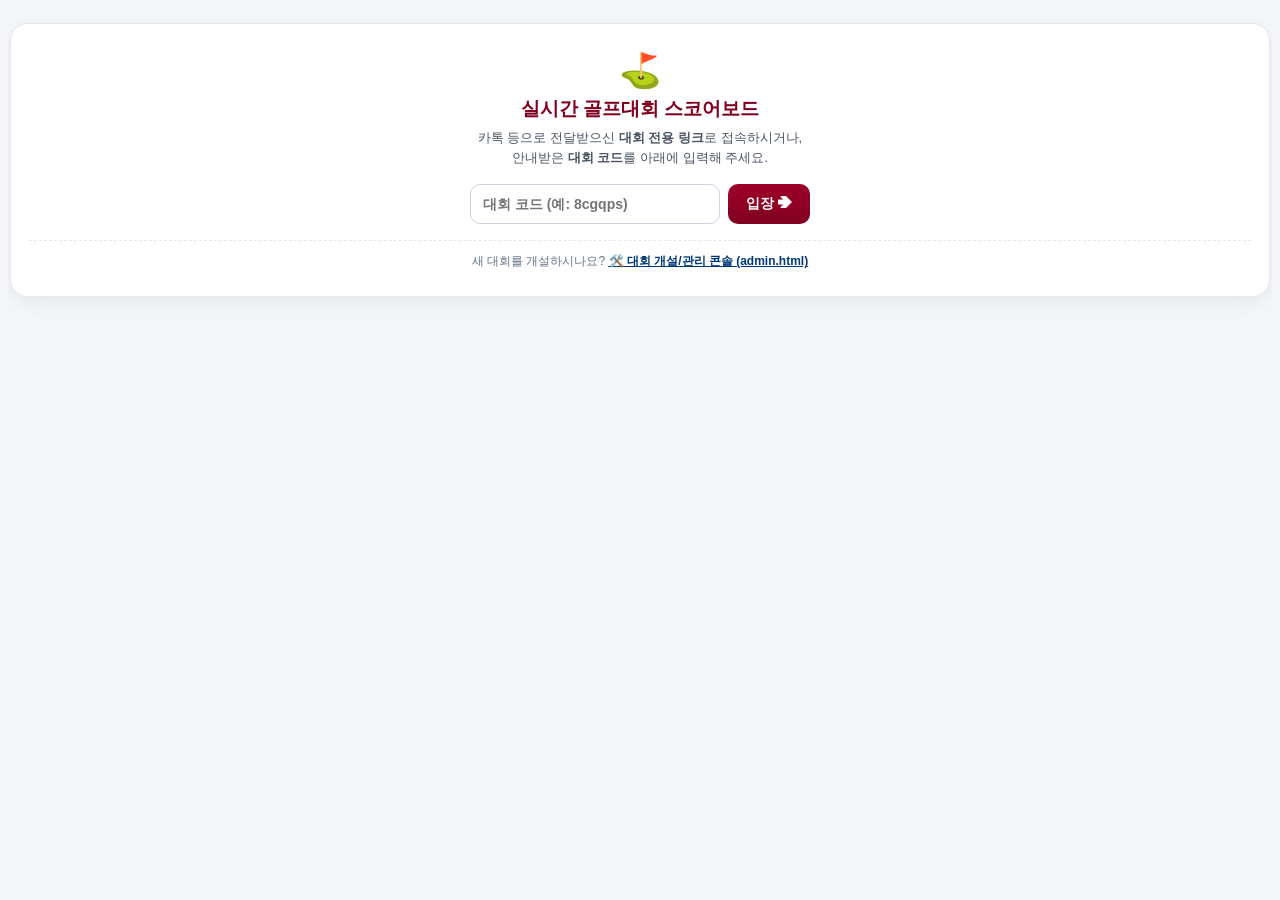
<file: index.html>
<!DOCTYPE html>
<html lang="ko">

<head>
  <meta charset="UTF-8">
  <meta http-equiv="Cache-Control" content="no-cache, no-store, must-revalidate">
  <meta http-equiv="Pragma" content="no-cache">
  <meta http-equiv="Expires" content="0">
  <meta name="viewport"
    content="width=device-width, initial-scale=1, maximum-scale=1, user-scalable=no, viewport-fit=cover">
  <title>Golf ScoreCard</title>
  <script>
    try {
      if (/KAKAOTALK/i.test(navigator.userAgent || "") && window.top === window.self) {
        window.location.href = "kakaotalk://web/openExternal?url=" + encodeURIComponent(window.location.href);
      }
    } catch (e) {}
  </script>
  <link rel="stylesheet" href="css/app.css?v=20261109k">
</head>

<body>
  <div class="app-container">
    <!-- Top header: single-line burgundy bar visible only on score screen -->
    <div class="top-compact-bar" id="topCompactBar">
      <div class="top-right-wrap" id="topRightWrap">
        <div class="top-title" id="topTitleText">⛳ 골프대회 스코어보드</div>
      </div>
    </div>

    <!-- Landing screen: course hero banner + notice card + group selection grid -->
    <div id="quickSelectArea">
      <div class="golf-hero-card" style="display:none;">
        <img id="heroImgEl" alt="" class="golf-hero-img">
        <div class="golf-hero-overlay">
          <div class="golf-hero-venue" id="heroVenueEl"></div>
          <div class="golf-hero-title" id="heroTitleEl"></div>
          <div class="golf-hero-desc" id="heroDescEl"></div>
          <div class="golf-hero-addr" id="heroAddrEl" style="display:none;"></div>
        </div>
        <div class="hero-group-slot" id="heroGroupSlot">
          <div class="group-selector" id="groupSelectorWrap">
            <div class="group-select-label" id="groupSelectLabel" onclick="toggleGroupDropdown(event)">조 선택... ▾</div>
            <div class="group-dropdown-menu" id="groupDropdownMenu"></div>
            <select id="groupSelect" onchange="onGroupChange()" style="display:none;">
              <option value="">조 선택...</option>
            </select>
          </div>
        </div>
      </div>

      <div class="notice-card" style="display:none;">
        <div class="notice-header">
          <span id="noticeTitleEl">📢 경기 진행 안내</span>
        </div>
        <div class="notice-body" id="noticeBodyEl">
          <div id="noticeLeadEl"></div>
          <div class="notice-list" id="noticeListEl"></div>
          <div id="noticeFooterMetaWrap" style="margin-top:6px; padding-top:6px; border-top:1px dashed rgba(180,83,9,0.28);">
            <div class="quick-banner-title" id="quickTeeTitleEl"></div>
            <div class="quick-banner-sub" id="quickTeeSubEl" style="margin-top:1px; line-height:1.38; color:#451a03;">
            </div>
            <div class="quick-banner-title" id="quickEventMainLineEl" style="margin-top:4px;">장타: <span id="noticeLongHolesEl"></span>번홀, 니어:
              <span id="noticeNearHolesEl"></span>홀</div>
            <div class="quick-banner-sub" id="quickEventSubEl" style="margin-top:1px; line-height:1.38; color:#451a03;">
            </div>
            <div class="quick-banner-title" id="quickAfterPartyEl"
              style="margin-top:5px; padding-top:4px; border-top:1px dashed rgba(180,83,9,0.22); display:none;"></div>
          </div>
        </div>
      </div>

      <div class="quick-group-grid" id="quickGroupGrid">
        <div class="loading-notice">⏳ 조 편성표를 불러오는 중입니다...</div>
      </div>
    </div>

    <!-- Main content area (shown after selecting a group) -->
    <div id="contentArea" style="display:none; flex: 1 1 auto; flex-direction:column; min-height:0;">
      <div class="holemap-promo-row">
        <button type="button" class="holemap-btn" id="topHoleMapBtn" onclick="openHoleMapModal('map')">
          <svg class="golf-hole-svg" width="22" height="42" viewBox="0 0 36 68" fill="none"
            xmlns="http://www.w3.org/2000/svg">
            <path
              d="M15 65 C8 63 6 54 7 44 C8 35 4 30 6 24 C8 19 13 17 11 11 C9 5 14 2 20 2 C26 2 29 8 30 16 C31 24 33 28 30 36 C27 43 26 51 25 59 C24 64 20 66 15 65 Z"
              fill="#1b5e20" stroke="#ffffff" stroke-width="2.2" stroke-linejoin="round" />
            <path
              d="M14 58 C12 50 11 41 11 35 C11 29 17 25 19 19 C20 15 20 11 22 11 C24 11 26 17 25 23 C24 29 21 34 21 42 C21 49 22 55 20 59 C18 62 15 61 14 58 Z"
              fill="#74f22c" />
            <ellipse cx="18.5" cy="10" rx="4.5" ry="5.2" fill="#a3e635" stroke="#1b5e20" stroke-width="0.8" />
            <ellipse cx="18.5" cy="16.8" rx="2.3" ry="1.3" fill="#fde047" />
            <ellipse cx="24" cy="36" rx="1.4" ry="3.2" fill="#fde047" />
            <line x1="18.5" y1="10.5" x2="18.5" y2="2.5" stroke="#ffffff" stroke-width="1.6" stroke-linecap="round" />
            <path d="M18.5 2.5 L26.5 5.6 L18.5 8.7 Z" fill="#ff1e1e" stroke="#ffffff" stroke-width="0.6"
              stroke-linejoin="round" />
          </svg>
          <span class="holemap-btn-text-col">
            <span class="holemap-btn-main">코스맵 · 그린</span>
          </span>
          <svg class="golf-hole-svg" width="25" height="36" viewBox="0 0 34 46" fill="none"
            xmlns="http://www.w3.org/2000/svg">
            <defs>
              <clipPath id="hmPeanutClipTop">
                <path
                  d="M13.5 2.5 C17.5 2.2 21 6.5 24 12 C27 17.5 30.2 22.5 30 27.5 C29.8 32.5 26 38 21.5 42 C18.5 44.5 14.5 44.5 11.5 42 C8.5 39 7.8 33 6.8 26.5 C5.8 20.5 3.5 15.5 4 10.5 C4.5 5.8 9 2.8 13.5 2.5 Z" />
              </clipPath>
            </defs>
            <g clip-path="url(#hmPeanutClipTop)">
              <rect x="0" y="0" width="34" height="46" fill="#1d4ed8" />
              <path d="M0 0 L34 0 L34 43 Q19 41 6 36 L0 36 Z" fill="#2563eb" />
              <path d="M0 0 L34 0 L34 39 Q20 36 5 31 L0 31 Z" fill="#0ea5e9" />
              <path d="M0 0 L34 0 L34 34 Q20 31 5 26.5 L0 26.5 Z" fill="#14b8a6" />
              <path d="M0 0 L34 0 L34 29.5 Q19 27.5 4 23.5 L0 23.5 Z" fill="#22c55e" />
              <path d="M0 0 L34 0 L34 26 Q18 24.5 4 20 L0 20 Z" fill="#65d628" />
              <path d="M0 0 L34 0 L34 23 Q17 21 5 14.5 L0 14.5 Z" fill="#a3e635" />
              <path d="M4 0 L34 0 L34 20.5 Q18 18 7 8.5 L4 0 Z" fill="#eab308" />
              <path d="M7 0 L34 0 L34 18.5 Q20 15.5 10 5 L7 0 Z" fill="#f59e0b" />
              <path d="M10 0 L34 0 L34 16 Q22 13 13 3 L10 0 Z" fill="#f97316" />
              <path d="M13 0 L34 0 L34 13.5 Q24 10 16 1.5 L13 0 Z" fill="#dc2626" />
            </g>
            <path
              d="M13.5 2.5 C17.5 2.2 21 6.5 24 12 C27 17.5 30.2 22.5 30 27.5 C29.8 32.5 26 38 21.5 42 C18.5 44.5 14.5 44.5 11.5 42 C8.5 39 7.8 33 6.8 26.5 C5.8 20.5 3.5 15.5 4 10.5 C4.5 5.8 9 2.8 13.5 2.5 Z"
              stroke="#ffffff" stroke-width="1.6" stroke-linejoin="round" fill="none" />
          </svg>
        </button>
        <div class="holemap-guide-box" onclick="openHoleMapModal('map')">
          <span>👈 왼쪽 버튼을 눌러 <b>GPS 거리측정</b>과 <b>그린경사도</b>를 확인하세요!</span>
        </div>
      </div>

      <div class="hole-bar" id="holeBar"></div>

      <div class="hole-header-card">
        <div class="hole-title" id="holeTitle">
          <span class="hole-label">HOLE</span><span class="hole-num">1</span>
        </div>
        <div class="hole-meta">
          <span id="holeEvent"></span>
          <button type="button" class="scorecard-btn" onclick="openHallOfFameModal()">🏆 명예의 전당</button>
          <div class="par-badge" id="parBadge">Par 4</div>
        </div>
      </div>

      <div id="playersList"></div>

      <div class="note-box">
        <label id="noteLabel">📝 메모</label>
        <input type="text" id="holeNote" class="note-input" placeholder="니어/롱기 등이 있으시면 입력하세요..."
          oninput="onNoteChange(this.value)" onfocus="onNoteFocus()">
      </div>

      <div class="footer-actions">
        <button class="nav-btn" onclick="prevHole()">◀ 이전 홀</button>
        <button class="save-btn" id="saveBtn" onclick="saveScores(false)">💾 저장하기</button>
        <button class="nav-btn disabled-btn" id="nextBtn" onclick="handleNextClick()">다음 홀 ▶</button>
      </div>

      <!-- Bottom live mini-scorecard (sticky names/totals, centered around current hole) -->
      <div class="mini-sc-wrap" id="miniScorecardWrap">
        <div class="mini-sc-scroll" id="miniScScroll"></div>
      </div>
      <div id="appCopyrightEl"
        style="text-align:center; font-size:10.5px; color:#666; padding:8px 2px 4px 2px; letter-spacing:-0.3px; line-height:1.45; white-space:nowrap;">
      </div>
    </div>
  </div>

  <!-- Mode selection modal when switching groups via top-right dropdown -->
  <div id="modeModal" class="mode-modal-backdrop">
    <div class="mode-modal-card">
      <div class="mode-modal-title" id="modeModalTitle">⛳ 조 입장 모드 선택</div>
      <div class="mode-modal-desc" id="modeModalDesc">어떻게 입장하시겠습니까?</div>
      <div class="mode-modal-actions">
        <button type="button" class="mode-btn mode-btn-input" onclick="confirmGroupMode(false)">
          <span>📝 스코어 입력하기</span>
          <span class="mode-btn-sub">우리 조 점수 기록 및 저장</span>
        </button>
        <button type="button" class="mode-btn mode-btn-view" onclick="confirmGroupMode(true)">
          <span>👀 점수 구경하기 (읽기 전용)</span>
          <span class="mode-btn-sub">실수로 점수가 바뀌지 않게 안전하게 구경</span>
        </button>
        <button type="button" class="mode-btn-cancel" onclick="cancelGroupMode()">취소</button>
      </div>
    </div>
  </div>

  <!-- Full 1~18 hole scorecard modal (OUT / IN) -->
  <div id="scorecardModal" class="mode-modal-backdrop" onclick="if(event.target===this) closeScorecardModal()">
    <div class="sc-modal-card">
      <div class="sc-modal-head">
        <div class="sc-modal-title" id="scorecardModalTitle">📋 전체 스코어카드</div>
        <button type="button" class="sc-close-btn" onclick="closeScorecardModal()">✕ 닫기</button>
      </div>
      <div id="scorecardModalBody"></div>
    </div>
  </div>

  <!-- Today's Hall of Fame modal (all tournament highlights) -->
  <div id="hallOfFameModal" class="mode-modal-backdrop" onclick="if(event.target===this) closeHallOfFameModal()">
    <div class="hof-modal-card">
      <div class="hof-modal-head">
        <div class="hof-modal-title">🏆 오늘의 명예의 전당 (전체 공지)</div>
        <button type="button" class="hof-close-btn" onclick="closeHallOfFameModal()">✕ 닫기</button>
      </div>
      <div class="hof-modal-body" id="hallOfFameModalBody"></div>
    </div>
  </div>

  <!-- Near-Pin / Long-Drive Scoreboard modal (Top 3 & Last place) -->
  <div id="eventBoardModal" class="mode-modal-backdrop" onclick="if(event.target===this) closeEventBoard()">
    <div class="hof-modal-card eb-card">
      <div class="hof-modal-head">
        <div class="hof-modal-title" id="ebTitle">📊 전광판</div>
        <button type="button" class="hof-close-btn" onclick="closeEventBoard()">✕ 닫기</button>
      </div>
      <div class="eb-body" id="ebBody"></div>
    </div>
  </div>

  <!-- Hole Layout (GPS) & Green Slope (Heatmap) modal -->
  <div id="holeMapModal" class="mode-modal-backdrop" onclick="if(event.target===this) closeHoleMapModal()">
    <div class="hm-modal-card">
      <div class="hm-head">
        <div class="hm-hole-nav">
          <button type="button" class="hm-hole-step-btn" onclick="stepHoleMapHole(-1)">◀</button>
          <span class="hm-title-text" id="hmModalTitle">HOLE 1 · Par 4</span>
          <button type="button" class="hm-hole-step-btn" onclick="stepHoleMapHole(1)">▶</button>
        </div>
        <button type="button" class="hm-close-btn" onclick="closeHoleMapModal()">✕ 닫기</button>
      </div>

      <div class="hm-canvas-wrap">
        <div class="hm-yardage-bar">
          <div class="hm-yd-left-col">
            <div class="hm-yd-group">
              <div class="hm-yd-item">
                <span class="hm-yd-lbl">그린앞</span>
                <span class="hm-yd-val" id="hmYdFront">-</span>
              </div>
              <div class="hm-yd-item">
                <span class="hm-yd-lbl center-lbl">그린중앙</span>
                <span class="hm-yd-val center-yd" id="hmYdCenter">-</span>
              </div>
              <div class="hm-yd-item pl-item" id="hmPlaysLikeRow" onclick="showPlaysLikeDetailToast()">
                <span class="hm-yd-lbl pl-lbl">지형·날씨 보정</span>
                <span class="hm-yd-val pl-yd" id="hmPlaysLikeMain">-</span>
                <span class="hm-pl-sub" id="hmPlaysLikeSub"></span>
              </div>
              <div class="hm-yd-item">
                <span class="hm-yd-lbl">그린뒤</span>
                <span class="hm-yd-val" id="hmYdBack">-</span>
              </div>
            </div>
          </div>
          <button type="button" class="hm-gps-btn gps-off" id="hmGpsBtn" onclick="toggleHoleMapGps()">🔴 GPS 꺼짐
            (켜기)</button>
        </div>
        <button type="button" class="hm-green-float-btn" id="hmGreenFloatBtn" onclick="toggleHoleMapGreenTab()">
          <canvas id="hmMiniGreenCanvas" width="88" height="96"></canvas>
          <span class="hm-green-float-lbl" id="hmGreenFloatLbl">그린<br>경사</span>
        </button>
        <button type="button" class="hm-wind-float-btn" id="hmWindFloatBtn" onclick="showPlaysLikeDetailToast()">
          <div class="hm-wind-compass">
            <svg class="hm-wind-arrow-svg" viewBox="0 0 36 36">
              <circle cx="18" cy="18" r="15.5" fill="rgba(10,14,18,0.68)" stroke="rgba(255,255,255,0.24)"
                stroke-width="1.2" stroke-dasharray="2.2,2.2" />
              <g id="hmWindArrowGroup" transform="rotate(180 18 18)">
                <line id="hmWindArrowShaft" x1="18" y1="29" x2="18" y2="8.5" stroke="#4dabf7" stroke-width="3"
                  stroke-linecap="round" />
                <polygon id="hmWindArrowHead" points="18,3.5 12,13.5 18,10.8 24,13.5" fill="#4dabf7" />
                <circle cx="18" cy="29" r="2.2" fill="#e9ecef" />
              </g>
            </svg>
          </div>
          <span class="hm-wind-speed-lbl" id="hmWindSpeedLbl">-- mph</span>
          <span class="hm-wind-rel-lbl" id="hmWindRelLbl">바람 수신</span>
        </button>
        <div class="hm-tee-row" id="hmTeeRow">
          <button type="button" class="hm-tee-btn" id="hmTeeBtn" onclick="cycleHoleMapTee()"></button>
          <span class="hm-total-yds" id="hmTotalYds"></span>
        </div>
        <div class="hm-shot-box" id="hmShotBox">
          <span class="hm-shot-live-val" id="hmShotLiveVal" style="display:none;">🚀 0 yds</span>
          <button type="button" class="hm-shot-btn" id="hmShotBtn" onclick="toggleShotMeasure()">🚀 비거리 측정</button>
        </div>
        <canvas id="holeMapCanvas"></canvas>
      </div>

      <div class="hm-sub-bar" id="hmSubBarGreen" style="display:none;">
        <div class="hm-legend-row">
          <span style="font-weight:800; color:#60a5fa;">낮음(Low)</span>
          <div class="hm-color-scale"></div>
          <span style="font-weight:800; color:#f87171;">높음(High)</span>
        </div>
        <div style="text-align:center; color:#dee2e6; font-weight:700; font-size:11px;" id="hmGreenInfoText">
          그린 위를 터치하면 핀(◉) 위치 이동 및 경사 방향을 확인할 수 있습니다.
        </div>
      </div>
    </div>
  </div>

  <!-- Dedicated numeric keypad modal for Near-Pin / Long-Drive -->
  <div id="eventKeypadModal" class="mode-modal-backdrop" onclick="if(event.target===this) closeEventKeypadModal()">
    <div class="ek-modal-card">
      <div class="ek-modal-title" id="ekModalTitle">🎯 니어 거리 입력</div>
      <div class="ek-modal-step" id="ekModalStep">숫자를 입력해주세요</div>
      <div class="ek-display-row" id="ekDisplayRow"></div>
      <div class="ek-keypad-grid">
        <button type="button" class="ek-key-btn" onclick="pressEventKey('1')">1</button>
        <button type="button" class="ek-key-btn" onclick="pressEventKey('2')">2</button>
        <button type="button" class="ek-key-btn" onclick="pressEventKey('3')">3</button>
        <button type="button" class="ek-key-btn" onclick="pressEventKey('4')">4</button>
        <button type="button" class="ek-key-btn" onclick="pressEventKey('5')">5</button>
        <button type="button" class="ek-key-btn" onclick="pressEventKey('6')">6</button>
        <button type="button" class="ek-key-btn" onclick="pressEventKey('7')">7</button>
        <button type="button" class="ek-key-btn" onclick="pressEventKey('8')">8</button>
        <button type="button" class="ek-key-btn" onclick="pressEventKey('9')">9</button>
        <button type="button" class="ek-key-btn" onclick="pressEventKey('.')">.</button>
        <button type="button" class="ek-key-btn" onclick="pressEventKey('0')">0</button>
        <button type="button" class="ek-key-btn" onclick="pressEventKey('BS')">⌫</button>
      </div>
      <div class="ek-footer-btns">
        <button type="button" class="ek-btn-cancel" onclick="closeEventKeypadModal()">취소</button>
        <button type="button" class="ek-btn-cancel" id="ekDeleteBtn" onclick="deletePlayerEventNote()"
          style="display:none; color:#e03131;">🗑 지우기</button>
        <button type="button" class="ek-btn-confirm" id="ekConfirmBtn" onclick="handleEventKeypadAction()">닫기
          (입력)</button>
      </div>
    </div>
  </div>

  <!-- GPS Location Permission Guide modal (bilingual English/Korean menu paths) -->
  <div id="gpsPermissionModal" class="mode-modal-backdrop gg-backdrop" style="z-index:10500;"
    onclick="if(event.target===this) closeGpsPermissionModal()">
    <div class="mode-modal-card gg-card" style="border-top:5px solid #e03131;">
      <div class="gg-title" id="gpsPermTitle" style="color:#c92a2a;">📍 아이폰 GPS 권한 켜는 법</div>
      <div class="gg-sub" id="gpsPermSub">위치 권한이 꺼져 있어 GPS 거리를 표시할 수 없습니다.</div>
      <!-- iOS Safari guide: quick website settings first + OS Location Services + Precise Location -->
      <div id="gpsPermSafari">
        <div class="gg-box gg-box-main">
          <div class="gg-box-head">① 먼저 이것부터 <span class="gg-chip">10초</span></div>
          사파리 주소창 왼쪽 <b>메뉴 아이콘(가가 등)</b> ➔ <b>Website Settings (웹 사이트 설정)</b> ➔ <b>Location (위치)</b> ➔
          <b>Allow (허용)</b>
        </div>
        <div class="gg-box">
          <div class="gg-box-head">② 그래도 안 되면 · 아이폰 설정 앱</div>
          <div>1️⃣ <b>Settings ⚙️ (설정)</b> ➔ <b>Privacy &amp; Security (개인정보 보호 및 보안)</b></div>
          <div>2️⃣ <b>Location Services (위치 서비스)</b> ➔ 맨 위 스위치 <b>켜기</b></div>
          <div>3️⃣ <b>Safari Websites (Safari 웹 사이트)</b> ➔ <span class="gg-ok">✅ While Using the App (앱을 사용하는 동안)</span></div>
          <div>4️⃣ 같은 화면의 <b>Precise Location (정확한 위치)</b> <b>켜기</b></div>
        </div>
        <div class="gg-note">💡 바꾼 뒤 아래 버튼을 눌러도 안 되면 <b>페이지를 새로고침</b>해 주세요. 입력한 점수는 그대로 남아 있습니다.</div>
      </div>
      <!-- iOS Chrome guide -->
      <div id="gpsPermChrome" style="display:none;">
        <div class="gg-box gg-box-main">
          <div class="gg-box-head">① 아이폰 설정 앱</div>
          <div>1️⃣ <b>Settings ⚙️ (설정)</b> ➔ 맨 아래 <b>Apps (앱)</b> ➔ <b>Chrome</b></div>
          <div>2️⃣ <b>Location (위치)</b> ➔ <span class="gg-ok">✅ While Using the App (앱을 사용하는 동안)</span></div>
          <div>3️⃣ <b>Precise Location (정확한 위치)</b> <b>켜기</b></div>
          <div class="gg-small">※ 예전 iOS는 설정 맨 아래에 바로 Chrome이 있습니다.</div>
        </div>
        <div class="gg-box">
          <div class="gg-box-head">② 크롬으로 돌아와서</div>
          페이지를 <b>새로고침</b> ➔ 위치 허용 창이 뜨면 <b>Allow (허용)</b>
        </div>
        <div class="gg-note">💡 새로고침해도 입력한 점수는 그대로 남아 있습니다.</div>
      </div>
      <!-- Android (Galaxy / Chrome / Samsung Internet) guide -->
      <div id="gpsPermAndroid" style="display:none;">
        <div class="gg-box gg-box-main">
          <div class="gg-box-head">① 크롬(Chrome) 브라우저 <span class="gg-chip">10초</span></div>
          주소창 왼쪽 <b>자물쇠(🔒) 또는 설정 아이콘</b> ➔ <b>권한(Permissions)</b> ➔ <b>위치(Location)</b> ➔ <span class="gg-ok">✅ 허용(Allow)</span>
        </div>
        <div class="gg-box">
          <div class="gg-box-head">② 삼성 인터넷 브라우저</div>
          주소창 왼쪽 <b>🔒 아이콘</b> (또는 하단 <b>메뉴 ≡ ➔ 설정 ➔ 사이트 및 다운로드 ➔ 사이트 권한 ➔ 위치</b>) ➔ <span class="gg-ok">✅ 허용</span>
        </div>
        <div class="gg-box">
          <div class="gg-box-head">③ 그래도 안 되면 · 휴대폰 설정</div>
          <div>1️⃣ 화면 위쪽을 쓸어내려 <b>상단바 [위치(GPS)]</b>가 켜져 있는지 확인</div>
          <div>2️⃣ <b>설정 ⚙️</b> ➔ <b>위치(Location)</b> ➔ <b>앱 권한</b> ➔ 사용 중인 브라우저(Chrome/삼성 인터넷) ➔ <b>앱 사용 중에만 허용</b> &amp; <b>정확한 위치 사용 켜기</b></div>
        </div>
        <div class="gg-note">💡 바꾼 뒤 아래 버튼을 눌러도 안 되면 <b>페이지를 새로고침</b>해 주세요. 입력한 점수는 그대로 남아 있습니다.</div>
      </div>
      <div class="gg-btns">
        <button type="button" class="gg-btn-main" onclick="retryGpsFromPermissionModal()">🔄 설정 완료! GPS 다시 켜기</button>
        <button type="button" class="gg-btn-sub" onclick="closeGpsPermissionModal()">닫기 (수동 타겟 이동으로 거리 보기)</button>
      </div>
    </div>
  </div>

  <!-- In-app browser guide (Band, Instagram, Line, etc.): shown once if GPS times out (10s) or is denied -->
  <div id="inAppGuideModal" class="mode-modal-backdrop gg-backdrop" style="z-index:10500;"
    onclick="if(event.target===this) closeInAppGuideModal()">
    <div class="mode-modal-card gg-card" style="border-top:5px solid #1c7ed6;">
      <div class="gg-title" style="color:#1864ab;">🧭 Safari로 열어주세요</div>
      <div class="gg-sub">지금은 <b id="inAppName">다른</b> 앱 안의 화면이라 <b>GPS 거리 측정이 안 될 수 있습니다.</b><br>점수 입력은 여기서도 그대로 됩니다.</div>
      <div class="gg-box gg-box-main">
        <div class="gg-box-head">Safari로 여는 법</div>
        <div>① 아래 <b>[링크 복사]</b> 누르기</div>
        <div>② <b>Safari</b>를 열고 주소창에 <b>붙여넣기</b></div>
        <div id="inAppUrlBox" style="display:none;">
          <div class="gg-warn">이 앱에서는 자동 복사가 막혀 있어요. 아래 주소를 길게 눌러 복사하세요.</div>
          <span class="gg-url" id="inAppUrlText"></span>
        </div>
      </div>
      <div class="gg-note">💡 화면 위·아래 메뉴(⋯ 등)에 <b>'Safari로 열기'</b>가 있으면 그걸 눌러도 됩니다.</div>
      <div class="gg-btns">
        <button type="button" class="gg-btn-main gg-btn-blue" id="inAppCopyBtn" onclick="copyAppLinkForSafari()">📋 링크 복사</button>
        <button type="button" class="gg-btn-sub" onclick="closeInAppGuideModal()">닫기 (여기서 계속 보기)</button>
      </div>
    </div>
  </div>

  <!-- 'Precise Location Off' guide: shown once near the course if GPS accuracy stays >1km for over 20s -->
  <div id="gpsApproxModal" class="mode-modal-backdrop gg-backdrop" style="z-index:10500;"
    onclick="if(event.target===this) closeGpsApproxModal()">
    <div class="mode-modal-card gg-card" style="border-top:5px solid #f08c00;">
      <div class="gg-title" style="color:#e8590c;">📍 '정확한 위치'가 꺼져 있어요</div>
      <div class="gg-sub">지금 위치 오차가 약 <b id="gpsApproxAcc">-</b>라 거리가 크게 틀릴 수 있어서,<br>GPS 대신 <b>티박스 기준</b>으로 표시합니다.</div>
      <div class="gg-box gg-box-main">
        <div class="gg-box-head" id="gpsApproxHead">켜는 법</div>
        <div id="gpsApproxSteps"></div>
      </div>
      <div class="gg-btns">
        <button type="button" class="gg-btn-main" onclick="retryGpsFromApproxModal()">🔄 설정 완료! GPS 다시 켜기</button>
        <button type="button" class="gg-btn-sub" onclick="closeGpsApproxModal()">닫기 (티박스 기준으로 보기)</button>
      </div>
    </div>
  </div>

  <!-- Terrain & weather adjustment breakdown popup (close button + 15s auto-close) -->
  <div id="plDetailPop" class="pl-detail-pop">
    <div class="pl-detail-head">
      <span class="pl-detail-title" id="plDetailTitle"></span>
      <button type="button" class="pl-detail-close" onclick="closePlaysLikeDetail()">✕ 닫기</button>
    </div>
    <div class="pl-detail-body" id="plDetailBody"></div>
  </div>

  <div id="toast"></div>

  <!-- Shared real-time Birdie(-1) / Eagle(-2) broadcast banner (tap to dismiss) -->
  <div id="birdieBroadcastBanner" onclick="hideBirdieBroadcastBanner()">
    <div class="bb-header">
      <div class="bb-title" id="birdieBroadcastTitle">🎉 실시간 버디 · 이글 공지!</div>
      <button type="button" class="bb-close-btn" onclick="hideBirdieBroadcastBanner()">✕ 닫기</button>
    </div>
    <div class="bb-list" id="birdieBroadcastList"></div>
  </div>

  <!-- Load TournamentConfig.js & CourseData.js for direct GitHub execution -->
  <script src="TournamentConfig.js?v=20261109k"></script>
  <script src="CourseData.js?v=20261109k"></script>
  <script src="js/api-client.js?v=20261109k"></script>
  <script src="js/gps-map.js?v=20261109k"></script>
  <script src="js/boards.js?v=20261109k"></script>
  <script src="js/score-entry.js?v=20261109k"></script>
  <script src="js/event-board.js?v=20261109k"></script>
</body>

</html>
</file>
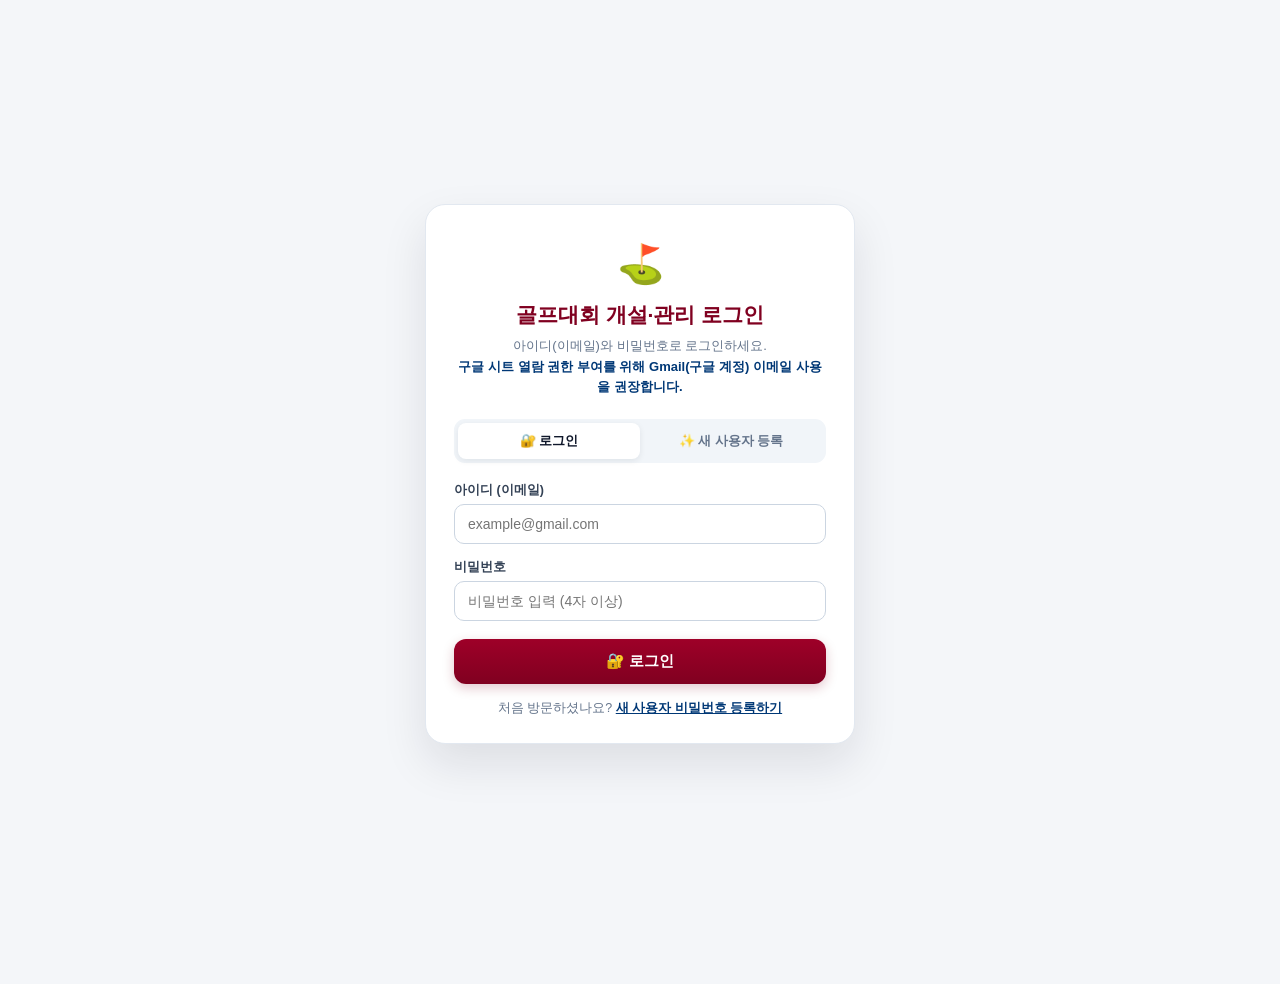
<file: admin.html>
<!DOCTYPE html>
<html lang="ko">

<head>
  <meta charset="UTF-8">
  <meta name="viewport" content="width=device-width, initial-scale=1.0, viewport-fit=cover">
  <title>골프대회 관리 콘솔</title>
  <link rel="stylesheet" href="css/admin.css?v=20261109k">
</head>

<body>
  <!-- First Screen: Organizer Email + Password Login / New-User Registration Gate -->
  <div class="auth-gate-screen" id="authGateScreen">
    <div class="auth-card">
      <div class="auth-logo">⛳</div>
      <div class="auth-title">골프대회 개설·관리 로그인</div>
      <div class="auth-sub">
        아이디(이메일)와 비밀번호로 로그인하세요.<br>
        <span style="color:#003876; font-weight:700;">구글 시트 열람 권한 부여를 위해 Gmail(구글 계정) 이메일 사용을 권장합니다.</span>
      </div>

      <div class="auth-mode-tabs">
        <button type="button" class="auth-mode-tab active" id="authTabLogin" onclick="switchAuthMode('login')">🔐 로그인</button>
        <button type="button" class="auth-mode-tab" id="authTabRegister" onclick="switchAuthMode('register')">✨ 새 사용자 등록</button>
      </div>

      <div class="auth-notice-banner" id="authNoticeBanner"></div>
      <div class="auth-error-banner" id="authErrorBanner"></div>

      <form onsubmit="return submitAuthForm(event)">
        <div class="auth-field">
          <label for="authEmailInput">아이디 (이메일)</label>
          <input type="email" id="authEmailInput" placeholder="example@gmail.com" autocomplete="username" required>
        </div>

        <div class="auth-field">
          <label for="authPasswordInput" id="authPasswordLabel">비밀번호</label>
          <input type="password" id="authPasswordInput" placeholder="비밀번호 입력 (4자 이상)" autocomplete="current-password" required>
        </div>

        <div class="auth-field" id="authConfirmField" style="display:none;">
          <label for="authPasswordConfirmInput">비밀번호 확인 (새 사용자 등록)</label>
          <input type="password" id="authPasswordConfirmInput" placeholder="비밀번호를 한 번 더 입력하세요" autocomplete="new-password">
        </div>

        <button type="submit" class="auth-submit-btn" id="authSubmitBtn">🔐 로그인</button>
      </form>

      <div class="auth-switch-hint" id="authSwitchHint">
        처음 오셨나요? <a onclick="switchAuthMode('register')">새 사용자 비밀번호 등록하기</a>
      </div>
    </div>
  </div>

  <!-- Main Admin Console (shown only after authenticated login) -->
  <div class="container" id="adminAppContainer" style="display:none;">
    <div class="user-account-bar">
      <span class="user-email-pill" id="loggedInUserEmailPill">👤 -</span>
      <button type="button" class="btn btn-outline btn-sm" id="logoutBtn" onclick="logoutOrganizer()">로그아웃</button>
    </div>

    <!-- Top Header: Mode / Selected Tournament Title on Left + Past Tournament List Button on Right -->
    <div class="page-header-row">
      <div class="page-mode-banner" id="pageModeBanner">신규 대회 생성</div>
      <div class="header-actions">
        <button type="button" class="btn btn-outline btn-sm" id="backToNewBtn" onclick="startFreshTournamentForm()" style="display:none;">
          ➕ 신규 대회 생성으로 전환
        </button>
        <button type="button" class="btn btn-outline" id="topMobilePreviewBtn" onclick="openMobilePreviewModal()">
          📱 미리보기
        </button>
        <button type="button" class="btn btn-blue" id="openPastListBtn" onclick="openPastTournamentsModal()">
          📂 예전 대회 목록 불러오기
        </button>
      </div>
    </div>

    <!-- Issued / Active Tournament Share Links Box (shown when a tournament is created or loaded) -->
    <div id="issuedLinksBox" class="issued-links-box">
      <div style="font-size:14.5px; font-weight:900; color:#166534;" id="issuedBannerTitle">
        ✅ 대회 전용 링크
      </div>
      <div class="link-row">
        <div>
          <div style="font-size:11.5px; font-weight:800; color:#15803d;">📱 참가자 공유용 전용 링크</div>
          <div class="link-url" id="participantShareUrlText"></div>
        </div>
        <div style="display:flex; gap:6px;">
          <button type="button" class="btn btn-green btn-sm" onclick="copyTextById('participantShareUrlText', '참가자 전용 링크')">📋 링크 복사</button>
          <a id="participantShareOpenBtn" href="#" target="_blank" class="btn btn-outline btn-sm">앱 열기 ↗</a>
        </div>
      </div>
      <div class="link-row">
        <div>
          <div style="font-size:11.5px; font-weight:800; color:#4b5563;">📊 연결된 구글 시트 ('결과'·'Stat' 자동 집계)</div>
          <div class="link-url" id="sheetResultUrlText" style="font-size:12px;"></div>
          <div class="sheet-viewer-badge" id="sheetViewerEmailBadge">🔒 열람 권한: 로그인 이메일 전용 (Viewer)</div>
        </div>
        <div>
          <a id="sheetResultOpenBtn" href="#" target="_blank" class="btn btn-outline btn-sm">📊 구글 시트 열기 ↗</a>
        </div>
      </div>
    </div>

    <!-- 1. Basic Tournament Information -->
    <div class="card">
      <div class="card-title">
        <span id="formSectionTitle">① 대회 기본 정보 설정</span>
        <span class="badge" id="editingStateBadge">신규 대회 개설 모드 (코드 자동생성)</span>
      </div>

      <div class="grid-2">
        <div class="field">
          <label for="tournamentNameInput">🏆 대회 이름</label>
          <input type="text" id="tournamentNameInput" placeholder="예: 2027년 봄 골프대회">
        </div>
        <div class="field">
          <label for="courseSearchInput" style="display:flex; justify-content:space-between; align-items:center;">
            <span>⛳ 골프장 선택 (클릭 또는 이름 검색)</span>
            <span id="courseCountHint" style="font-size:11.5px; color:#64748b; font-weight:700;"></span>
          </label>
          <div class="course-combo-wrap" id="courseComboWrap">
            <div class="course-combo-input-box">
              <input type="text" id="courseSearchInput" autocomplete="off"
                placeholder="🔍 영문 골프장 이름 또는 도시 검색 (예: Pebble, Harding, Coyote, Torrey...)"
                onfocus="openCourseComboOnFocus()"
                oninput="onCourseSearchInput(this.value)"
                onkeydown="onCourseComboKeydown(event)">
              <button type="button" class="course-combo-clear" id="courseComboClearBtn" title="검색어 지우기"
                onmousedown="clearCourseSearchInput(event)">✕</button>
              <span class="course-combo-arrow">▾</span>
            </div>
            <div class="course-combo-menu" id="courseComboMenu"></div>
            <select id="courseSelect" onchange="onCourseSelectChange(true)" style="display:none;"></select>
          </div>
        </div>
      </div>

      <div class="grid-4" style="margin-top:12px;">
        <div class="field">
          <label for="menTeeSelect">남성 티위치</label>
          <select id="menTeeSelect" onchange="syncGuideFooterUI()">
            <option value="">미정 (3번에서 직접 입력)</option>
            <option value="white" selected>화이트티 (White)</option>
            <option value="blue">블루티 (Blue)</option>
            <option value="black">블랙티 (Black)</option>
            <option value="gold">골드티 (Gold)</option>
            <option value="red">레드티 (Red)</option>
          </select>
        </div>
        <div class="field">
          <label for="womenTeeSelect">여성 티위치</label>
          <select id="womenTeeSelect" onchange="syncGuideFooterUI()">
            <option value="">미정 (3번에서 직접 입력)</option>
            <option value="red" selected>레드티 (Red)</option>
            <option value="white">화이트티 (White)</option>
            <option value="gold">골드티 (Gold)</option>
            <option value="blue">블루티 (Blue)</option>
          </select>
        </div>
        <div class="field">
          <label for="longHolesInput">장타(Long Drive) 홀 번호</label>
          <input type="text" id="longHolesInput" placeholder="미정 시 비워둠 (예: 8)" oninput="syncGuideFooterUI()">
        </div>
        <div class="field">
          <label for="nearHolesInput">니어(Near Pin) 홀 번호</label>
          <input type="text" id="nearHolesInput" placeholder="미정 시 비워둠 (예: 3, 7, 11, 14)" oninput="syncGuideFooterUI()">
          <span class="hint"><a href="#" onclick="fillRecommendedEventHoles(); return false;">골프장 추천 홀 자동 입력</a></span>
        </div>
      </div>

      <div class="grid-2" style="margin-top:12px;">
        <div class="field">
          <label for="firstTeeTimeInput">⏰ 첫 조 티타임 (선택 · 비워두면 표시 안 함)</label>
          <input type="text" id="firstTeeTimeInput" placeholder="예: 11:30 (비워두면 조 카드에 시간 미표시)">
        </div>
        <div class="field">
          <label for="teeIntervalInput">티타임 간격 (분 · 첫 티타임 입력 시 적용)</label>
          <input type="number" id="teeIntervalInput" min="5" max="20" value="8" placeholder="8">
        </div>
      </div>

    </div>

    <!-- 2. Player Roster & Handicap Input (Starts Blank by Default!) -->
    <div class="card">
      <div class="card-title">
        <span>② 참석자 명단 &amp; 핸디 등록 (엑셀 복사/붙여넣기)</span>
        <span class="badge" id="rosterCountBadge">0개 조 · 0명</span>
      </div>

      <div class="paste-box">
        <div style="display:flex; justify-content:space-between; align-items:center; flex-wrap:wrap; gap:8px; margin-bottom:8px;">
          <div style="font-size:13.5px; font-weight:800; color:#1e293b;">
            📋 엑셀/시트의 <code>[조 | 이름 | 핸디]</code> 표를 드래그해 복사(Ctrl+C)한 뒤 아래에 붙여넣기(Ctrl+V) 하세요!
          </div>
          <div style="display:flex; gap:6px; align-items:center;">
            <label class="btn btn-outline btn-sm" style="cursor:pointer;">
              📂 엑셀(.xlsx/.csv) 파일 불러오기
              <input type="file" id="xlsxFileInput" accept=".xlsx,.csv,.tsv,.txt" style="display:none;" onchange="handleRosterFileUpload(event)">
            </label>
          </div>
        </div>
        <textarea id="rosterPasteInput" rows="5"
          style="width:100%; padding:10px; border:1.5px solid #cbd5e1; border-radius:9px; font-size:13px; font-family:monospace;"
          placeholder="예시 (엑셀에서 조 번호가 병합되어 아래 칸이 비어 있어도 자동 인식됩니다!):
	이름	핸디
1	김순곤	18
	이춘우	18
	류성욱	10
	정재헌	18
2	류제니	28
	정혜연	36"></textarea>
        <div style="display:flex; gap:8px; margin-top:8px; flex-wrap:wrap;">
          <button type="button" class="btn btn-blue btn-sm" onclick="applyPastedRoster()">✨ 붙여넣은 명단으로 조 편성 자동 세팅</button>
          <button type="button" class="btn btn-outline btn-sm" onclick="addEmptyGroup()">+ 새 조 추가</button>
        </div>
      </div>

      <div id="emptyRosterGuide" class="empty-roster-guide">
        아직 등록된 참석자가 없습니다. 위 칸에 엑셀 명단을 붙여넣고 <b>[조 편성 자동 세팅]</b>을 누르거나 <b>[+ 새 조 추가]</b>를 눌러주세요.
      </div>
      <div id="groupsEditorGrid" class="groups-grid" style="display:none;"></div>
    </div>

    <!-- 3. Tournament Play Guide (Google Docs-style Rich Editor + Dynamic Linked Footer) -->
    <div class="card">
      <div class="card-title">
        <span>③ 경기진행안내</span>
        <div style="display:flex; gap:6px;">
          <button type="button" class="btn btn-outline btn-sm" onclick="insertSampleNoticeBody()">📄 기본 예시문 불러오기</button>
          <button type="button" class="btn btn-outline btn-sm" onclick="clearNoticeEditor()">비우기</button>
        </div>
      </div>

      <!-- Google Docs-style Rich Text Editor Box -->
      <div class="gdoc-wrap">
        <div class="gdoc-toolbar">
          <button type="button" class="gdoc-btn" title="실행 취소" onmousedown="event.preventDefault()" onclick="execDocCmd('undo')">↶</button>
          <button type="button" class="gdoc-btn" title="다시 실행" onmousedown="event.preventDefault()" onclick="execDocCmd('redo')">↷</button>
          <div class="gdoc-sep"></div>

          <select class="gdoc-select" id="gdocFontSize" title="글자 크기" onchange="applyDocFontSize(this.value)">
            <option value="2">작게</option>
            <option value="3" selected>보통 크기</option>
            <option value="4">크게</option>
            <option value="5">제목 크기</option>
          </select>
          <div class="gdoc-sep"></div>

          <button type="button" class="gdoc-btn" title="굵게 (Ctrl+B)" onmousedown="event.preventDefault()" onclick="execDocCmd('bold')"><b>B</b></button>
          <button type="button" class="gdoc-btn" title="기울임 (Ctrl+I)" onmousedown="event.preventDefault()" onclick="execDocCmd('italic')"><i>I</i></button>
          <button type="button" class="gdoc-btn" title="밑줄 (Ctrl+U)" onmousedown="event.preventDefault()" onclick="execDocCmd('underline')"><u>U</u></button>
          <button type="button" class="gdoc-btn" title="취소선" onmousedown="event.preventDefault()" onclick="execDocCmd('strikeThrough')"><s>S</s></button>
          <div class="gdoc-sep"></div>

          <label class="gdoc-color-label" title="글자 색상">
            <span style="border-bottom:3px solid #c92a2a; line-height:1;">A</span>
            <input type="color" value="#c92a2a" onchange="execDocCmd('foreColor', this.value)">
          </label>
          <label class="gdoc-color-label" title="형광펜 배경색">
            <span style="background:#fef08a; padding:1px 4px; border-radius:3px; line-height:1;">🖍️</span>
            <input type="color" value="#fef08a" onchange="execDocCmd('hiliteColor', this.value)">
          </label>
          <div class="gdoc-sep"></div>

          <button type="button" class="gdoc-btn" title="글머리 기호 목록" onmousedown="event.preventDefault()" onclick="execDocCmd('insertUnorderedList')">• 목록</button>
          <button type="button" class="gdoc-btn" title="번호 매기기 목록" onmousedown="event.preventDefault()" onclick="execDocCmd('insertOrderedList')">1. 목록</button>
          <div class="gdoc-sep"></div>

          <button type="button" class="gdoc-btn" title="왼쪽 정렬" onmousedown="event.preventDefault()" onclick="execDocCmd('justifyLeft')">좌정렬</button>
          <button type="button" class="gdoc-btn" title="가운데 정렬" onmousedown="event.preventDefault()" onclick="execDocCmd('justifyCenter')">중앙</button>
          <button type="button" class="gdoc-btn" title="서식 지우기" onmousedown="event.preventDefault()" onclick="execDocCmd('removeFormat')">서식제거</button>
        </div>

        <div id="noticeRichEditor" class="gdoc-editor" contenteditable="true"
          data-placeholder="여기에 경기 진행 안내사항을 구글 문서처럼 자유롭게 입력하세요... (굵은 글씨, 색상, • 글머리표 등 사용 가능)"></div>
      </div>

      <!-- 3 Structured Footer Lines Directly Below the Editor Box -->
      <div class="guide-meta-lines">
        <!-- Line 1: Tee Positions (auto text if set in Section 1, editable input if unset) -->
        <div class="guide-meta-row" id="guideTeeRow">
          <span id="guideTeeStaticText">남성:화이트티, 여성:레드티</span>
          <div id="guideTeeCustomWrap" style="display:none; align-items:center; gap:8px; flex:1; min-width:260px;">
            <span>티위치:</span>
            <input type="text" id="customTeeTextInput" class="inline-meta-input" style="flex:1; max-width:420px;"
              placeholder="예: 남성:화이트티, 여성:레드티 (1, 10번홀 블루티)">
          </div>
        </div>

        <!-- Line 2: Long Drive & Near Pin (auto text for fields set in Section 1, editable input for unset fields) -->
        <div class="guide-meta-row" id="guideEventRow" style="gap:0;">
          <span id="guideLongStaticPart"></span>
          <span id="guideLongInputPart" style="display:none; align-items:center; gap:5px;">
            장타:
            <input type="text" id="sec3LongInput" class="inline-meta-input" style="width:100px;"
              placeholder="예: 8" oninput="onSec3EventTyping('long', this.value)" onblur="syncGuideFooterUI()">번홀
          </span>
          <span id="guideEventComma" style="margin-right:6px;">,</span>
          <span id="guideNearStaticPart"></span>
          <span id="guideNearInputPart" style="display:none; align-items:center; gap:5px;">
            니어:
            <input type="text" id="sec3NearInput" class="inline-meta-input" style="width:150px;"
              placeholder="예: 3, 7, 11, 14" oninput="onSec3EventTyping('near', this.value)" onblur="syncGuideFooterUI()">홀
          </span>
        </div>

        <!-- Line 3: After-Party Venue & Address -->
        <div class="guide-meta-row">
          <span>뒷풀이:</span>
          <input type="text" id="afterPartyPlaceInput" class="inline-meta-input" style="width:210px;"
            placeholder="장소">
          <input type="text" id="afterPartyAddrInput" class="inline-meta-input" style="flex:1; min-width:240px;"
            placeholder="주소 입력 시 구글맵 자동 링크">
        </div>
      </div>
    </div>

    <!-- 4. Create / Save / Reset Actions -->
    <div class="card">
      <div class="card-title">
        <span id="actionCardTitle">④ 대회 생성 및 저장 실행</span>
      </div>

      <div class="action-bar">
        <button type="button" class="btn btn-outline" id="bottomMobilePreviewBtn" onclick="openMobilePreviewModal()">
          📱 휴대폰 화면 미리보기
        </button>
        <button type="button" class="btn btn-primary" id="createSheetBtn" onclick="createOrRebuildTournamentSheet()">
          🚀 새 대회 구글 시트 자동 생성 &amp; 전용 링크 발급
        </button>
        <button type="button" class="btn btn-green" id="saveConfigOnlyBtn" onclick="saveConfigOnly()" style="display:none;">
          💾 변경사항 저장
        </button>
        <button type="button" class="btn btn-danger" id="resetScoresBtn" onclick="resetTournamentScores()" style="display:none;">
          🧹 테스트 점수 초기화
        </button>
      </div>
    </div>


  </div>

  <!-- Past Tournaments Modal Popup -->
  <div class="modal-backdrop" id="pastTournamentsModal" onclick="onModalBackdropClick(event)">
    <div class="modal-panel">
      <div class="modal-head">
        <h2>📂 예전 대회 목록 선택</h2>
        <button type="button" class="btn btn-outline btn-sm" onclick="closePastTournamentsModal()">✕ 닫기</button>
      </div>
      <div class="modal-body" id="pastTournamentsListBody">
        <div style="text-align:center; padding:24px; color:#64748b;">⏳ 대회 목록을 불러오는 중입니다...</div>
      </div>
    </div>
  </div>

  <!-- Smartphone First-Page Preview Modal -->
  <div class="modal-backdrop" id="mobilePreviewModal" onclick="onPreviewBackdropClick(event)">
    <div class="phone-preview-shell">
      <div class="phone-preview-topbar">
        <span style="font-size:14px; font-weight:900; color:#0f172a;">📱 첫 페이지 미리보기</span>
        <button type="button" class="btn btn-outline btn-sm" onclick="closeMobilePreviewModal()">✕ 닫기</button>
      </div>
      <div class="phone-bezel" id="phoneBezelBox">
        <iframe id="mobilePreviewFrame" class="phone-screen-iframe" title="휴대폰 화면 미리보기"></iframe>
      </div>
    </div>
  </div>

  <div id="toast"></div>

  <script src="TournamentConfig.js?v=20261109k"></script>
  <script src="CourseData.js?v=20261109k"></script>
  <script src="courses/manifest.js?v=20261109k"></script>
  <script src="js/admin.js?v=20261109k"></script>
</body>

</html>
</file>
<file: css/app.css>
:root {
      --primary: #800020;
      --secondary: #003876;
      --bg: #f4f6f9;
      --card: #ffffff;
      --text: #222222;
    }

    * {
      box-sizing: border-box;
      -webkit-tap-highlight-color: transparent;
    }

    /* Fit viewport to 100dvh to block outer page scroll + prevent Android font-boosting and pull-to-refresh */
    html,
    body {
      margin: 0;
      padding: 0;
      width: 100%;
      height: 100%;
      height: 100dvh;
      overflow: hidden;
      overscroll-behavior: none;
      -webkit-text-size-adjust: 100%;
      text-size-adjust: 100%;
      font-family: -apple-system, BlinkMacSystemFont, "Segoe UI", Roboto, sans-serif;
      background: var(--bg);
      color: var(--text);
    }

    /* Full-height vertical Flex layout */
    .app-container {
      display: flex;
      flex-direction: column;
      height: 100%;
      height: 100dvh;
      padding: 5px 8px;
    }

    /* Top header & group selector (single-row burgundy bar shown only on score entry screen) */
    .top-compact-bar {
      flex: 0 0 auto;
      display: none;
      align-items: center;
      justify-content: space-between;
      gap: 6px;
      padding: 8px 10px 8px 12px;
      margin-bottom: 5px;
      border-radius: 10px;
      background: linear-gradient(135deg, #a3002b 0%, #800020 55%, #5a0016 100%);
      box-shadow: 0 2px 6px rgba(128, 0, 32, 0.3);
    }

    .top-compact-bar.in-group {
      display: flex;
    }

    .top-right-wrap {
      display: flex;
      flex-direction: row;
      align-items: center;
      justify-content: space-between;
      gap: 6px;
      min-width: 0;
      width: 100%;
    }

    .top-title {
      font-size: clamp(16.5px, 4.6vw, 22px);
      font-weight: 800;
      color: #fff;
      letter-spacing: -0.4px;
      text-shadow: 0 1px 2px rgba(0, 0, 0, 0.25);
      white-space: nowrap;
    }

    .group-selector {
      position: relative;
      display: inline-flex;
      align-items: center;
    }

    .group-select-label {
      padding: 4px 10px;
      border: 1px solid #ced4da;
      border-bottom: 2.5px solid #adb5bd;
      border-radius: 14px;
      font-size: 12.5px;
      font-weight: 800;
      background: linear-gradient(180deg, #ffffff 0%, #f1f3f5 100%);
      color: #800020;
      white-space: nowrap;
      box-shadow: 0 1px 3px rgba(0, 0, 0, 0.15);
      cursor: pointer;
      user-select: none;
    }

    .group-select-label:active {
      transform: translateY(1px);
    }

    .group-dropdown-menu {
      display: none;
      position: absolute;
      top: calc(100% + 6px);
      right: 0;
      min-width: 245px;
      max-width: 86vw;
      max-height: 68dvh;
      overflow-y: auto;
      background: #ffffff;
      border: 1px solid #ced4da;
      border-radius: 10px;
      box-shadow: 0 8px 24px rgba(0, 0, 0, 0.25);
      z-index: 9600;
      padding: 4px 0;
      -webkit-overflow-scrolling: touch;
    }

    .group-dropdown-item {
      display: flex;
      align-items: center;
      justify-content: space-between;
      gap: 8px;
      padding: 8px 11px;
      font-size: 11.5px;
      font-weight: 700;
      color: #212529;
      border-bottom: 1px solid #f1f3f5;
      cursor: pointer;
      white-space: nowrap;
      user-select: none;
    }

    .group-dropdown-item:last-child {
      border-bottom: none;
    }

    .group-dropdown-item:active {
      background: #fdf2f4;
    }

    .group-dropdown-item.selected {
      background: #fff5f7;
      color: #800020;
      font-weight: 800;
    }

    .group-dropdown-radio {
      flex: 0 0 auto;
      width: 14px;
      height: 14px;
      border-radius: 50%;
      border: 1.5px solid #adb5bd;
      display: inline-flex;
      align-items: center;
      justify-content: center;
    }

    .group-dropdown-item.selected .group-dropdown-radio {
      border-color: #800020;
    }

    .group-dropdown-item.selected .group-dropdown-radio::after {
      content: "";
      width: 7px;
      height: 7px;
      border-radius: 50%;
      background: #800020;
    }

    /* ===== Home Screen: Course Hero Card, Tournament Notice & Group Cards ===== */
    #quickSelectArea {
      flex: 1 1 auto;
      display: flex;
      flex-direction: column;
      min-height: 0;
      overflow-y: auto;
      padding: 2px 2px 8px;
      -webkit-overflow-scrolling: touch;
    }

    /* Course hero banner */
    .golf-hero-card {
      position: relative;
      width: 100%;
      height: 125px;
      border-radius: 10px;
      overflow: visible;
      margin-bottom: 6px;
      box-shadow: 0 2px 6px rgba(0, 0, 0, 0.15);
      flex: 0 0 auto;
    }

    .golf-hero-img {
      width: 100%;
      height: 100%;
      object-fit: cover;
      display: block;
      border-radius: 10px;
    }

    .golf-hero-overlay {
      position: absolute;
      inset: 0;
      border-radius: 10px;
      background: linear-gradient(180deg, rgba(0, 0, 0, 0.68) 0%, rgba(0, 0, 0, 0.25) 60%, rgba(0, 0, 0, 0.10) 100%);
      display: flex;
      flex-direction: column;
      justify-content: flex-start;
      padding: 8px 110px 8px 12px;
      color: #fff;
    }

    .hero-group-slot {
      position: absolute;
      top: 8px;
      right: 10px;
      z-index: 30;
    }

    .golf-hero-venue {
      font-size: 10.5px;
      font-weight: 800;
      letter-spacing: 0.2px;
      color: #ffc107;
    }

    .golf-hero-title {
      font-size: clamp(16px, 4.6vw, 19px);
      font-weight: 900;
      color: #ffffff;
      text-shadow: 0 1px 3px rgba(0, 0, 0, 0.6);
      margin: 1px 0;
    }

    .golf-hero-desc {
      font-size: 11px;
      font-weight: 600;
      color: #e2e8f0;
      opacity: 0.95;
    }

    .golf-hero-addr {
      margin-top: 2px;
      font-size: 11px;
      font-weight: 600;
      white-space: nowrap;
      overflow: hidden;
      text-overflow: ellipsis;
    }

    .golf-hero-addr a {
      color: #ffffff;
      display: inline-flex;
      align-items: center;
      max-width: 100%;
      text-decoration: none;
    }

    .hero-addr-text {
      min-width: 0;
      overflow: hidden;
      white-space: nowrap;
      text-overflow: ellipsis;
      text-decoration: underline;
      text-underline-offset: 2px;
    }

    /* Google Maps pin icon before address links (gradient pin + white cutout drawn purely in CSS) */
    .gmaps-pin {
      position: relative;
      display: inline-block;
      flex: 0 0 auto;
      width: 11.2px;
      height: 14px;
      margin-right: 3px;
      vertical-align: -2px;
      background: conic-gradient(from 0deg at 50% 40%,
          #8e5cf6 0deg, #4285f4 40deg, #2b9cf2 88deg, #1fb07a 130deg, #34a853 180deg,
          #9cc31c 212deg, #fbbc04 234deg, #f8851d 256deg, #ea4335 282deg, #e8467c 330deg, #8e5cf6 360deg);
      -webkit-mask: url("data:image/svg+xml;utf8,%3Csvg xmlns='http://www.w3.org/2000/svg' viewBox='0 0 24 30'%3E%3Cpath d='M12 0C5.4 0 0 5.4 0 12c0 5.4 4.4 10.2 9.9 16.6 1.1 1.3 3.1 1.3 4.2 0C19.6 22.2 24 17.4 24 12 24 5.4 18.6 0 12 0z'/%3E%3C/svg%3E") center / 100% 100% no-repeat;
      mask: url("data:image/svg+xml;utf8,%3Csvg xmlns='http://www.w3.org/2000/svg' viewBox='0 0 24 30'%3E%3Cpath d='M12 0C5.4 0 0 5.4 0 12c0 5.4 4.4 10.2 9.9 16.6 1.1 1.3 3.1 1.3 4.2 0C19.6 22.2 24 17.4 24 12 24 5.4 18.6 0 12 0z'/%3E%3C/svg%3E") center / 100% 100% no-repeat;
    }

    .gmaps-pin::after {
      content: "";
      position: absolute;
      left: 27.5%;
      top: 22%;
      width: 45%;
      height: 36%;
      border-radius: 50%;
      background: #ffffff;
    }

    /* Tournament notice banner */
    .notice-card {
      flex: 0 0 auto;
      background: #fffdf5;
      border: 1px solid #fef3c7;
      border-left: 4px solid #d97706;
      border-radius: 8px;
      padding: 8px 10px;
      margin-bottom: 6px;
      box-shadow: 0 1px 3px rgba(0, 0, 0, 0.04);
      display: flex;
      flex-direction: column;
      gap: 3px;
    }

    .notice-header {
      display: flex;
      align-items: center;
      gap: 5px;
      font-size: 12px;
      font-weight: 800;
      color: #b45309;
    }

    .notice-body {
      font-size: 12px;
      font-weight: 600;
      color: #451a03;
      line-height: 1.4;
      word-break: keep-all;
    }

    .notice-list {
      margin-top: 4px;
      display: flex;
      flex-direction: column;
      gap: 2px;
    }

    .notice-item {
      display: flex;
      align-items: flex-start;
      gap: 5px;
    }

    .notice-chk {
      flex: 0 0 auto;
      color: #d97706;
      font-weight: 900;
      font-size: 11.5px;
      line-height: 1.4;
    }

    /* Group selection guide bar */
    .quick-banner {
      flex: 0 0 auto;
      background: #fff;
      border-radius: 8px;
      padding: 7px 10px;
      margin-bottom: 6px;
      border-left: 4px solid var(--primary);
      box-shadow: 0 1px 3px rgba(0, 0, 0, 0.05);
      display: flex;
      justify-content: space-between;
      align-items: center;
    }

    .quick-banner-title {
      font-size: 13px;
      font-weight: 800;
      color: #111;
    }

    .quick-banner-sub {
      font-size: 11px;
      font-weight: 600;
      color: #777;
    }

    .quick-group-grid {
      display: grid;
      grid-template-columns: repeat(2, 1fr);
      gap: 7px;
    }

    .quick-group-card {
      background: linear-gradient(180deg, #ffffff 0%, #f4f6f9 100%);
      border: 1px solid #ced4da;
      border-bottom: 3.5px solid #adb5bd;
      border-radius: 10px;
      padding: 8px 9px;
      display: flex;
      flex-direction: column;
      gap: 5px;
      cursor: pointer;
      box-shadow: 0 2px 5px rgba(0, 0, 0, 0.08);
      transition: transform 0.08s ease, box-shadow 0.08s ease;
      user-select: none;
    }

    .quick-group-card:active {
      transform: translateY(2px);
      background: #fdf2f4;
      border-color: #e599a3;
      border-bottom-color: #c96b78;
      box-shadow: none;
    }

    .q-card-head {
      display: flex;
      align-items: center;
      justify-content: space-between;
    }

    /* Home group card: tee time next to group badge (shown only when firstTeeTime/teeIntervalMin are configured) */
    .q-card-left {
      display: inline-flex;
      align-items: center;
      gap: 6px;
    }

    .q-card-time {
      font-size: 12.5px;
      font-weight: 900;
      color: #1f2d3d;
      letter-spacing: -0.2px;
      white-space: nowrap;
    }

    .q-card-badge {
      background: linear-gradient(180deg, #b80030 0%, #800020 100%);
      color: #fff;
      font-size: 12px;
      font-weight: 800;
      padding: 2px 8px;
      border-radius: 6px;
      border: 1px solid #800020;
      border-bottom: 2px solid #4a0012;
      box-shadow: 0 1px 2px rgba(128, 0, 32, 0.25);
      text-shadow: 0 1px 1px rgba(0, 0, 0, 0.25);
    }

    .q-card-arrow {
      font-size: 11px;
      font-weight: 800;
      color: #800020;
      background: linear-gradient(180deg, #ffffff 0%, #f1f3f5 100%);
      border: 1px solid #ced4da;
      border-bottom: 2px solid #adb5bd;
      border-radius: 6px;
      padding: 2px 6px;
      box-shadow: 0 1px 2px rgba(0, 0, 0, 0.06);
    }

    .q-card-players {
      font-size: 12px;
      font-weight: 600;
      color: #333;
      line-height: 1.35;
      word-break: keep-all;
    }

    /* Home screen: creator copyright placed in bottom-right grid space */
    .q-copyright-cell {
      display: flex;
      align-items: flex-end;
      justify-content: flex-end;
      text-align: right;
      font-size: 10px;
      font-weight: 600;
      color: #777;
      line-height: 1.35;
      padding: 2px 2px 2px 4px;
      white-space: nowrap;
      overflow: hidden;
    }

    .q-copyright-cell.full {
      grid-column: span 2;
    }

    .loading-notice {
      grid-column: span 2;
      text-align: center;
      padding: 20px 10px;
      font-size: 13px;
      font-weight: 700;
      color: #666;
      background: #fff;
      border-radius: 8px;
      border: 1px dashed #ccc;
    }

    /* ===== Main Content Area (smart dynamic layout + full scroll fallback on small screens/keyboards) ===== */
    #contentArea {
      flex: 1 1 auto;
      display: none;
      flex-direction: column;
      min-height: 0;
      overflow-y: auto;
      overflow-x: hidden;
      overscroll-behavior-y: contain;
      -webkit-overflow-scrolling: touch;
      scrollbar-width: none;
    }

    #contentArea::-webkit-scrollbar {
      display: none;
    }

    /* ===== Hole Navigation Bar ===== */
    .hole-bar {
      flex: 0 0 auto;
      display: flex;
      overflow-x: auto;
      overflow-y: hidden;
      touch-action: pan-x;
      -webkit-overflow-scrolling: touch;
      gap: 4px;
      padding-bottom: 4px;
      margin-bottom: 4px;
      scrollbar-width: none;
    }

    .hole-bar::-webkit-scrollbar {
      display: none;
    }

    .hole-chip {
      flex: 0 0 auto;
      min-width: 40px;
      text-align: center;
      padding: 4px 11px;
      background: linear-gradient(180deg, #ffffff 0%, #f1f3f5 100%);
      border: 1px solid #ced4da;
      border-bottom: 3px solid #adb5bd;
      border-radius: 10px;
      font-size: 13px;
      font-weight: 800;
      cursor: pointer;
      color: #333;
      box-shadow: 0 1px 2px rgba(0, 0, 0, 0.08);
      transition: transform 0.08s ease, box-shadow 0.08s ease;
      user-select: none;
    }

    .hole-chip:active {
      transform: translateY(1.5px);
      box-shadow: none;
    }

    .hole-chip.has-data {
      background: linear-gradient(180deg, #e7f5ff 0%, #d0ebff 100%);
      border-color: #74c0fc;
      border-bottom: 3px solid #339af0;
      color: #0b4a82;
    }

    .hole-chip.active {
      background: linear-gradient(180deg, #343a40 0%, #111111 100%) !important;
      color: #fff !important;
      border: 1px solid #212529 !important;
      border-bottom: 3px solid #000000 !important;
      box-shadow: 0 2px 5px rgba(0, 0, 0, 0.28);
      text-shadow: 0 1px 1px rgba(0, 0, 0, 0.3);
    }

    /* Current hole header card */
    .hole-header-card {
      flex: 0 0 auto;
      background: #fff;
      border-radius: 8px;
      border-left: 4px solid var(--primary);
      padding: 2px 10px;
      margin-bottom: 4px;
      display: flex;
      justify-content: space-between;
      align-items: center;
      box-shadow: 0 1px 3px rgba(0, 0, 0, 0.06);
    }

    .hole-title {
      display: flex;
      align-items: baseline;
      gap: 5px;
    }

    .hole-label {
      font-size: 12px;
      font-weight: 800;
      color: #888;
      letter-spacing: 1px;
    }

    .hole-num {
      font-size: clamp(26px, 7.5vw, 32px);
      font-weight: 900;
      color: var(--primary);
      line-height: 1.1;
    }

    .hole-meta {
      display: flex;
      align-items: center;
      gap: 5px;
    }

    .par-badge {
      background: #343a40;
      padding: 4px 10px;
      border-radius: 12px;
      font-size: clamp(13px, 3.6vw, 15px);
      font-weight: 800;
      color: #fff;
      white-space: nowrap;
    }

    .scorecard-btn {
      background: linear-gradient(180deg, #ffffff 0%, #f8f0f2 100%);
      color: var(--primary);
      border: 1px solid #a3002b;
      border-bottom: 3px solid #6b001b;
      padding: 3px 9px;
      border-radius: 10px;
      font-size: clamp(12px, 3.3vw, 13.5px);
      font-weight: 800;
      cursor: pointer;
      white-space: nowrap;
      box-shadow: 0 2px 4px rgba(128, 0, 32, 0.18);
      transition: transform 0.08s ease, box-shadow 0.08s ease;
      user-select: none;
    }

    .scorecard-btn:active {
      transform: translateY(1.5px);
      background: #fdf2f4;
      box-shadow: none;
    }

    .holemap-promo-row {
      flex: 0 0 auto;
      display: grid;
      grid-template-columns: 1fr 1fr;
      align-items: stretch;
      gap: 7px;
      margin-bottom: 5px;
    }

    .holemap-btn {
      width: 100%;
      height: 100%;
      box-sizing: border-box;
      display: flex;
      flex-direction: row;
      align-items: center;
      justify-content: center;
      gap: 5px;
      min-height: 52px;
      background: linear-gradient(180deg, #20c997 0%, #0ca678 100%);
      color: #ffffff;
      border: 1.5px solid #099268;
      border-bottom: 4px solid #066346;
      padding: 4px 6px;
      border-radius: 11px;
      cursor: pointer;
      white-space: nowrap;
      text-shadow: 0 1px 2px rgba(0, 0, 0, 0.25);
      box-shadow: 0 3px 8px rgba(12, 166, 120, 0.28);
      transition: transform 0.08s ease, box-shadow 0.08s ease;
      user-select: none;
    }

    .holemap-guide-box {
      display: flex;
      flex-direction: column;
      justify-content: center;
      background: #ffffff;
      border: 1px solid #a7f3d0;
      border-left: 3.5px solid #0ca678;
      border-radius: 10px;
      padding: 4px 8px;
      font-size: clamp(10.5px, 2.85vw, 12px);
      font-weight: 700;
      color: #343a40;
      line-height: 1.35;
      letter-spacing: -0.35px;
      box-shadow: 0 1px 3px rgba(0, 0, 0, 0.05);
      cursor: pointer;
      user-select: none;
      word-break: keep-all;
    }

    .holemap-guide-box b {
      color: #087f5b;
      font-weight: 900;
    }

    .holemap-btn-text-col {
      display: flex;
      flex-direction: column;
      align-items: center;
      justify-content: center;
      gap: 3px;
      min-width: 0;
      flex: 0 1 auto;
    }

    .holemap-btn-main {
      font-size: clamp(13.5px, 3.8vw, 16.5px);
      font-weight: 900;
      letter-spacing: -0.5px;
      line-height: 1.15;
    }

    .golf-hole-svg {
      flex: 0 0 auto;
      vertical-align: middle;
      filter: drop-shadow(0 1px 2px rgba(0, 0, 0, 0.32));
    }

    .holemap-btn:active {
      transform: translateY(1.5px);
      background: #0ca678;
      box-shadow: none;
    }

    /* Fullscreen modal for Hole Layout (GPS) & Green Slope (Heatmap) */
    #holeMapModal.mode-modal-backdrop {
      padding: 0;
    }

    .hm-modal-card {
      width: 100vw;
      height: 100dvh;
      max-width: none;
      background: #1b1d20;
      color: #f8f9fa;
      border-radius: 0;
      padding: calc(10px + env(safe-area-inset-top, 0px)) 10px calc(12px + env(safe-area-inset-bottom, 0px)) 10px;
      border: none;
      display: flex;
      flex-direction: column;
      gap: 7px;
      box-sizing: border-box;
    }

    .hm-head {
      display: flex;
      justify-content: space-between;
      align-items: center;
      gap: 4px;
    }

    .hm-hole-nav {
      display: flex;
      align-items: center;
      gap: 6px;
    }

    .hm-hole-step-btn {
      background: linear-gradient(180deg, #343a40 0%, #212529 100%);
      color: #fff;
      border: 1px solid #495057;
      border-bottom: 2.5px solid #111;
      border-radius: 8px;
      width: 28px;
      height: 28px;
      font-size: 12px;
      font-weight: 900;
      cursor: pointer;
      display: flex;
      align-items: center;
      justify-content: center;
    }

    .hm-hole-step-btn:active {
      transform: translateY(1px);
    }

    .hm-title-text {
      font-size: 14.5px;
      font-weight: 900;
      color: #ffffff;
      letter-spacing: -0.2px;
    }

    .hm-close-btn {
      height: 28px;
      min-width: 86px;
      padding: 0 16px;
      box-sizing: border-box;
      display: inline-flex;
      align-items: center;
      justify-content: center;
      gap: 4px;
      background: linear-gradient(180deg, #fa5252 0%, #c92a2a 100%);
      border: 1px solid #ff8787;
      border-bottom: 2.5px solid #7f1d1d;
      border-radius: 8px;
      font-size: 12.5px;
      font-weight: 900;
      color: #ffffff;
      letter-spacing: -0.2px;
      text-shadow: 0 1px 2px rgba(0, 0, 0, 0.45);
      box-shadow: 0 2px 6px rgba(0, 0, 0, 0.45);
      cursor: pointer;
      white-space: nowrap;
    }

    .hm-close-btn:active {
      transform: translateY(1px);
    }

    .hm-green-float-btn {
      position: absolute;
      top: 46px;
      right: 10px;
      z-index: 6;
      width: 58px;
      padding: 6px 5px 5px 5px;
      border-radius: 16px;
      background: rgba(18, 22, 26, 0.78);
      backdrop-filter: blur(6px);
      -webkit-backdrop-filter: blur(6px);
      border: 1.5px solid rgba(255, 255, 255, 0.14);
      box-shadow: 0 4px 12px rgba(0, 0, 0, 0.6);
      display: flex;
      flex-direction: column;
      align-items: center;
      gap: 4px;
      cursor: pointer;
      pointer-events: auto;
      user-select: none;
      transition: transform 0.12s ease, border-color 0.15s ease;
    }

    .hm-green-float-btn:active {
      transform: scale(0.95);
    }

    .hm-green-float-btn.active-green {
      border-color: #38d9a9;
      background: rgba(18, 28, 25, 0.88);
    }

    #hmMiniGreenCanvas {
      width: 44px;
      height: 48px;
      display: block;
      filter: drop-shadow(0 1px 3px rgba(0, 0, 0, 0.7));
    }

    .hm-green-float-lbl {
      width: 100%;
      padding: 5px 2px;
      border-radius: 11px;
      background: rgba(10, 12, 14, 0.82);
      color: #339af0;
      font-size: 11px;
      font-weight: 800;
      line-height: 1.15;
      text-align: center;
      letter-spacing: -0.3px;
    }

    .hm-green-float-btn.active-green .hm-green-float-lbl {
      color: #38d9a9;
    }

    .hm-wind-float-btn {
      position: absolute;
      top: 142px;
      right: 10px;
      z-index: 6;
      width: 58px;
      padding: 6px 4px 5px 4px;
      border-radius: 16px;
      background: rgba(18, 22, 26, 0.80);
      backdrop-filter: blur(6px);
      -webkit-backdrop-filter: blur(6px);
      border: 1.5px solid rgba(255, 255, 255, 0.14);
      box-shadow: 0 4px 12px rgba(0, 0, 0, 0.6);
      display: flex;
      flex-direction: column;
      align-items: center;
      gap: 2px;
      cursor: pointer;
      pointer-events: auto;
      user-select: none;
      transition: transform 0.12s ease, border-color 0.15s ease;
    }

    .hm-wind-float-btn:active {
      transform: scale(0.95);
    }

    .hm-wind-compass {
      width: 36px;
      height: 36px;
      display: flex;
      align-items: center;
      justify-content: center;
    }

    .hm-wind-arrow-svg {
      width: 36px;
      height: 36px;
      display: block;
      overflow: visible;
    }

    #hmWindArrowGroup {
      transition: transform 0.35s cubic-bezier(0.22, 1, 0.36, 1);
    }

    .hm-wind-speed-lbl {
      font-size: 11px;
      font-weight: 900;
      color: #ffffff;
      line-height: 1.1;
      letter-spacing: -0.3px;
      text-shadow: 0 1px 3px rgba(0, 0, 0, 0.9);
    }

    .hm-wind-rel-lbl {
      width: 100%;
      padding: 2px 2px;
      border-radius: 8px;
      background: rgba(10, 12, 14, 0.82);
      color: #74c0fc;
      font-size: 10px;
      font-weight: 800;
      line-height: 1.15;
      text-align: center;
      letter-spacing: -0.3px;
    }

    .hm-yardage-bar {
      position: absolute;
      top: 8px;
      left: 10px;
      right: 10px;
      z-index: 6;
      display: flex;
      align-items: flex-start;
      justify-content: space-between;
      background: transparent;
      border: none;
      padding: 2px 0;
      pointer-events: none;
    }

    .hm-yd-left-col {
      display: flex;
      flex-direction: column;
      align-items: flex-start;
    }

    .hm-yd-group {
      display: flex;
      flex-direction: column;
      align-items: flex-start;
      gap: 4px;
    }

    .hm-yd-item {
      display: flex;
      flex-direction: column;
      align-items: flex-start;
      gap: 0px;
    }

    .hm-yd-item.pl-item {
      cursor: pointer;
      pointer-events: auto;
      user-select: none;
    }

    .hm-yd-item.pl-item:active {
      opacity: 0.8;
    }

    .hm-yd-lbl {
      font-size: 13px;
      font-weight: 900;
      line-height: 1.15;
      color: #f1f3f5;
      text-shadow: 0 1px 3px rgba(0, 0, 0, 0.95), 0 0 6px rgba(0, 0, 0, 0.9);
    }

    .hm-yd-lbl.center-lbl {
      font-size: 13px;
      color: #63e6be;
    }

    .hm-yd-lbl.pl-lbl {
      font-size: 13px;
      color: #ffd43b;
    }

    .hm-yd-val {
      font-size: 17px;
      font-weight: 900;
      color: #fff;
      line-height: 1.08;
      text-shadow: 0 1px 4px rgba(0, 0, 0, 0.98), 0 0 8px rgba(0, 0, 0, 0.9);
    }

    .hm-yd-val.center-yd {
      font-size: clamp(26px, 7.5vw, 30px);
      line-height: 1.02;
      color: #38d9a9;
      text-shadow: 0 2px 6px rgba(0, 0, 0, 0.98), 0 0 10px rgba(0, 0, 0, 0.92);
    }

    .hm-yd-val.pl-yd {
      font-size: clamp(26px, 7.5vw, 30px);
      line-height: 1.02;
      color: #ffd43b;
      text-shadow: 0 2px 6px rgba(0, 0, 0, 0.98), 0 0 10px rgba(0, 0, 0, 0.92);
    }

    .hm-pl-sub {
      font-size: 13px;
      font-weight: 900;
      line-height: 1.15;
      color: #ffd43b;
      white-space: nowrap;
      text-shadow: 0 1px 4px rgba(0, 0, 0, 0.98), 0 0 8px rgba(0, 0, 0, 0.92);
    }

    /* Plays-like terrain & weather adjustment detail popup (single line per factor + close button) */
    .pl-detail-pop {
      display: none;
      position: fixed;
      left: 50%;
      top: 50%;
      transform: translate(-50%, -50%);
      width: max-content;
      max-width: calc(100vw - 16px);
      z-index: 9700;
      background: rgba(33, 37, 41, 0.96);
      color: #f1f3f5;
      border: 1px solid rgba(255, 255, 255, 0.18);
      border-radius: 14px;
      padding: 9px 12px 11px 12px;
      box-shadow: 0 8px 24px rgba(0, 0, 0, 0.55);
      font-size: clamp(11.5px, 3.4vw, 13.5px);
      font-weight: 700;
      line-height: 1.55;
    }

    .pl-detail-head {
      display: flex;
      align-items: center;
      justify-content: space-between;
      gap: 10px;
      margin-bottom: 3px;
    }

    .pl-detail-title {
      white-space: nowrap;
      font-weight: 900;
      color: #ffd43b;
    }

    .pl-detail-close {
      flex: 0 0 auto;
      background: rgba(255, 255, 255, 0.14);
      border: 1px solid rgba(255, 255, 255, 0.28);
      color: #ffffff;
      border-radius: 8px;
      padding: 3px 9px;
      font-size: 12px;
      font-weight: 800;
      cursor: pointer;
    }

    .pl-detail-body div {
      white-space: nowrap;
    }

    .pl-detail-sum {
      font-weight: 900;
      color: #ffffff;
    }

    /* Dim distance numbers while waiting for fresh GPS fix after turning GPS on (typically 1-5s, max 8s) */
    .hm-yd-group.hm-yd-waiting .hm-yd-val,
    .hm-yd-group.hm-yd-waiting .hm-pl-sub {
      opacity: 0.35;
      transition: opacity 0.2s;
    }

    /* Common GPS guide modal styles (Location Permission, In-App Browser, Precise Location) — scrollable on small phones */
    .mode-modal-backdrop.gg-backdrop {
      padding: 12px;
    }

    .mode-modal-card.gg-card {
      max-width: 355px;
      text-align: left;
      padding: 16px 14px 14px 14px;
      max-height: calc(100dvh - 24px);
      overflow-y: auto;
      -webkit-overflow-scrolling: touch;
    }

    .gg-title {
      font-size: 17px;
      font-weight: 900;
      text-align: center;
      margin-bottom: 5px;
    }

    .gg-sub {
      font-size: 12.5px;
      color: #495057;
      line-height: 1.45;
      text-align: center;
      margin-bottom: 10px;
      word-break: keep-all;
    }

    .gg-box {
      background: #f8f9fa;
      border: 1.5px solid #dee2e6;
      border-radius: 10px;
      padding: 9px 11px;
      font-size: 12.5px;
      line-height: 1.62;
      color: #212529;
      margin-bottom: 8px;
      word-break: keep-all;
    }

    .gg-box-main {
      background: #ebfbee;
      border-color: #8ce99a;
    }

    .gg-box-head {
      font-size: 13px;
      font-weight: 900;
      color: #495057;
      margin-bottom: 3px;
    }

    .gg-box-main .gg-box-head {
      color: #2b8a3e;
    }

    .gg-chip {
      display: inline-block;
      padding: 0 6px;
      border-radius: 6px;
      background: #2b8a3e;
      color: #ffffff;
      font-size: 11px;
      font-weight: 800;
      margin-left: 4px;
      vertical-align: 1px;
    }

    .gg-ok {
      display: inline-block;
      margin-top: 2px;
      padding: 1px 7px;
      background: #e6fcf5;
      color: #087f5b;
      border: 1px solid #63e6be;
      border-radius: 6px;
      font-weight: 900;
      font-size: 12px;
    }

    .gg-small {
      font-size: 11px;
      color: #868e96;
      margin-top: 2px;
    }

    .gg-warn {
      margin-top: 4px;
      font-size: 11.5px;
      color: #c92a2a;
      font-weight: 800;
    }

    .gg-url {
      display: block;
      margin-top: 6px;
      padding: 6px 8px;
      background: #ffffff;
      border: 1px dashed #adb5bd;
      border-radius: 6px;
      font-size: 11.5px;
      color: #1864ab;
      word-break: break-all;
      -webkit-user-select: all;
      user-select: all;
    }

    .gg-note {
      background: #fff9db;
      border: 1px solid #ffe066;
      border-radius: 8px;
      padding: 7px 10px;
      font-size: 11.5px;
      line-height: 1.45;
      color: #5c3c00;
      margin-bottom: 11px;
      word-break: keep-all;
    }

    .gg-btns {
      display: flex;
      flex-direction: column;
      gap: 7px;
    }

    .gg-btn-main {
      width: 100%;
      padding: 11px 10px;
      border-radius: 9px;
      border: none;
      background: #0ca678;
      color: #ffffff;
      font-size: 14px;
      font-weight: 900;
      cursor: pointer;
    }

    .gg-btn-blue {
      background: #1c7ed6;
    }

    .gg-btn-sub {
      width: 100%;
      padding: 9px 10px;
      border-radius: 9px;
      border: 1px solid #ced4da;
      background: #f1f3f5;
      color: #495057;
      font-size: 12.5px;
      font-weight: 800;
      cursor: pointer;
    }

    .hm-gps-btn {
      background: linear-gradient(180deg, #339af0 0%, #1c7ed6 100%);
      color: #fff;
      border: 1px solid #1864ab;
      border-bottom: 2.5px solid #0b4a82;
      border-radius: 8px;
      padding: 4px 8px;
      font-size: 11px;
      font-weight: 800;
      cursor: pointer;
      white-space: nowrap;
      pointer-events: auto;
      box-shadow: 0 2px 6px rgba(0, 0, 0, 0.55);
    }

    .hm-gps-btn.gps-live {
      background: linear-gradient(180deg, #40c057 0%, #2b8a3e 100%);
      border-color: #2b8a3e;
      border-bottom-color: #1b5e20;
    }

    .hm-gps-btn.gps-off {
      background: linear-gradient(180deg, #495057 0%, #2b3035 100%);
      border-color: #fa5252;
      border-bottom-color: #c92a2a;
      color: #ffe3e3;
    }

    .hm-tee-row {
      position: absolute;
      bottom: 10px;
      left: 10px;
      z-index: 6;
      display: flex;
      flex-direction: column;
      align-items: flex-start;
      gap: 4px;
      pointer-events: none;
    }

    .hm-tee-btn {
      pointer-events: auto;
      display: inline-flex;
      align-items: center;
      gap: 3px;
      background: rgba(24, 28, 32, 0.88);
      color: #f8f9fa;
      border: 1.5px solid rgba(255, 255, 255, 0.8);
      border-radius: 14px;
      padding: 3px 9px;
      font-size: 12px;
      font-weight: 800;
      cursor: pointer;
      white-space: nowrap;
      box-shadow: 0 2px 6px rgba(0, 0, 0, 0.65);
      user-select: none;
    }

    .hm-tee-btn:active {
      transform: translateY(1px);
    }

    .hm-total-yds {
      font-size: 21px;
      font-weight: 900;
      color: #f1f3f5;
      line-height: 1.1;
      text-shadow: 0 2px 5px rgba(0, 0, 0, 0.98), 0 0 10px rgba(0, 0, 0, 0.92);
      white-space: nowrap;
    }

    .hm-shot-box {
      position: absolute;
      bottom: 10px;
      right: 10px;
      z-index: 6;
      display: flex;
      flex-direction: column;
      align-items: flex-end;
      gap: 4px;
      pointer-events: none;
    }

    .hm-shot-live-val {
      font-size: 22px;
      font-weight: 900;
      color: #ffd43b;
      line-height: 1.1;
      text-shadow: 0 2px 5px rgba(0, 0, 0, 0.98), 0 0 10px rgba(0, 0, 0, 0.92);
      white-space: nowrap;
    }

    .hm-shot-btn {
      pointer-events: auto;
      display: inline-flex;
      align-items: center;
      gap: 4px;
      background: linear-gradient(180deg, #12b886 0%, #087f5b 100%);
      color: #ffffff;
      border: 1.5px solid #38d9a9;
      border-bottom: 2.5px solid #055038;
      border-radius: 14px;
      padding: 5px 11px;
      font-size: 12.5px;
      font-weight: 900;
      cursor: pointer;
      white-space: nowrap;
      box-shadow: 0 2px 6px rgba(0, 0, 0, 0.65);
      user-select: none;
    }

    .hm-shot-btn.measuring {
      background: linear-gradient(180deg, #ff6b6b 0%, #c92a2a 100%);
      border-color: #ffa8a8;
      border-bottom-color: #861818;
    }

    .hm-shot-btn:active {
      transform: translateY(1px);
    }

    .hm-canvas-wrap {
      position: relative;
      width: 100%;
      flex: 1 1 auto;
      min-height: 0;
      background: #121619;
      border-radius: 12px;
      overflow: hidden;
      border: 1px solid #343a40;
      touch-action: none;
      user-select: none;
      -webkit-user-select: none;
    }

    #holeMapCanvas {
      width: 100%;
      height: 100%;
      display: block;
      touch-action: none;
    }

    .hm-sub-bar {
      display: flex;
      flex-direction: column;
      gap: 4px;
      font-size: 11px;
      color: #ced4da;
    }

    .hm-legend-row {
      display: flex;
      align-items: center;
      justify-content: space-between;
      gap: 6px;
    }

    .hm-color-scale {
      flex: 1;
      height: 8px;
      border-radius: 4px;
      background: linear-gradient(90deg, #1c4ed8 0%, #199bd2 20%, #2ec96e 40%, #e8cc30 60%, #f78a27 80%, #d62626 100%);
    }

    /* Full 18-hole scorecard modal (Front 9 OUT / Back 9 IN) */
    .sc-modal-card {
      width: 100%;
      max-width: 410px;
      background: #fff;
      border-radius: 14px;
      padding: 14px 10px 12px 10px;
      box-shadow: 0 10px 28px rgba(0, 0, 0, 0.3);
      border-top: 5px solid #800020;
    }

    .sc-modal-head {
      display: flex;
      justify-content: space-between;
      align-items: center;
      margin-bottom: 10px;
      padding: 0 2px;
    }

    .sc-modal-title {
      font-size: 16px;
      font-weight: 900;
      color: #212529;
    }

    .sc-close-btn {
      background: #f1f3f5;
      border: 1px solid #ced4da;
      border-radius: 8px;
      padding: 4px 10px;
      font-size: 12px;
      font-weight: 800;
      color: #495057;
      cursor: pointer;
    }

    .sc-section-label {
      font-size: 12px;
      font-weight: 800;
      color: #800020;
      text-align: left;
      margin: 6px 0 4px 2px;
    }

    .sc-table {
      width: 100%;
      border-collapse: collapse;
      table-layout: fixed;
      font-size: 11.5px;
      margin-bottom: 8px;
    }

    .sc-table th,
    .sc-table td {
      border: 1px solid #dee2e6;
      padding: 4px 1px;
      text-align: center;
      overflow: hidden;
      text-overflow: ellipsis;
      white-space: nowrap;
    }

    .sc-table th {
      background: #343a40;
      color: #fff;
      font-weight: 800;
      font-size: 11px;
    }

    .sc-table .sc-par-row td {
      background: #f8f9fa;
      color: #666;
      font-weight: 700;
      font-size: 11px;
    }

    .sc-table .sc-col-name {
      width: 48px;
      font-weight: 800;
      background: #f8f9fa;
      color: #212529;
    }

    .sc-table .sc-col-sum {
      width: 72px;
      font-weight: 800;
      background: #fffdf5;
      color: #212529;
      font-size: 11px;
    }

    .sc-val-birdie {
      color: #d90429;
      font-weight: 900;
    }

    .sc-val-par {
      color: #2b8a3e;
      font-weight: 800;
    }

    .event-badge {
      display: inline-flex;
      align-items: center;
      gap: 2px;
      padding: 4px 8px;
      border-radius: 12px;
      font-size: clamp(12px, 3.4vw, 14px);
      font-weight: 800;
      white-space: nowrap;
    }

    .badge-longdrive {
      background-color: #ffe3e3;
      color: #d90429;
      border: 1px solid #ffc9c9;
    }

    .badge-nearpin {
      background-color: #e0f2fe;
      color: #0369a1;
      border: 1px solid #bae6fd;
    }

    /* Players list container (prevent flex shrinking) */
    #playersList {
      flex: 0 0 auto;
      display: flex;
      flex-direction: column;
      gap: clamp(3px, 0.55dvh, 5px);
    }

    /* Individual player card */
    .player-card {
      flex: 0 0 auto;
      display: flex;
      flex-direction: column;
      justify-content: center;
      gap: clamp(3px, 0.55dvh, 5px);
      background: #fff;
      border-radius: 6px;
      padding: clamp(4px, 0.75dvh, 7px) 8px;
      box-shadow: 0 1px 2px rgba(0, 0, 0, 0.04);
    }

    .player-info {
      display: flex;
      justify-content: space-between;
      align-items: center;
    }

    .player-name-wrap {
      display: flex;
      align-items: center;
      gap: 6px;
    }

    .player-name {
      font-size: clamp(12px, 3.4vw, 14px);
      font-weight: 700;
      color: #111;
      line-height: 1.2;
    }

    .player-event-btn {
      display: inline-flex;
      align-items: center;
      gap: 3px;
      padding: 2px 8px;
      border-radius: 12px;
      font-size: 11px;
      font-weight: 800;
      cursor: pointer;
      line-height: 1.2;
      white-space: nowrap;
      color: #ffffff;
      text-shadow: 0 1px 1px rgba(0, 0, 0, 0.25);
      transition: transform 0.08s ease, box-shadow 0.08s ease;
    }

    .player-event-btn:active {
      transform: translateY(1.5px);
      box-shadow: 0 0 0 rgba(0, 0, 0, 0) !important;
    }

    .player-event-btn.btn-near {
      background: linear-gradient(180deg, #228be6 0%, #1864ab 100%);
      border: 1px solid #1864ab;
      border-bottom: 2.5px solid #0b4a82;
      box-shadow: 0 2px 4px rgba(24, 100, 171, 0.35);
    }

    .player-event-btn.btn-long {
      background: linear-gradient(180deg, #fa5252 0%, #c92a2a 100%);
      border: 1px solid #c92a2a;
      border-bottom: 2.5px solid #8a1818;
      box-shadow: 0 2px 4px rgba(201, 42, 42, 0.35);
    }

    /* Near-Pin / Long-Drive numeric keypad popup modal */
    .ek-modal-card {
      width: 100%;
      max-width: 310px;
      background: #fff;
      border-radius: 14px;
      padding: 14px 14px 12px 14px;
      box-shadow: 0 10px 28px rgba(0, 0, 0, 0.3);
      border-top: 5px solid var(--primary);
      text-align: center;
    }

    .ek-modal-title {
      font-size: 16px;
      font-weight: 900;
      color: #212529;
      margin-bottom: 4px;
    }

    .ek-modal-step {
      font-size: 12px;
      font-weight: 700;
      color: #800020;
      margin-bottom: 10px;
    }

    .ek-display-row {
      display: flex;
      gap: 8px;
      justify-content: center;
      margin-bottom: 10px;
    }

    .ek-field-box {
      flex: 1;
      display: flex;
      align-items: baseline;
      justify-content: center;
      gap: 4px;
      padding: 8px 6px;
      border-radius: 8px;
      border: 2px solid #dee2e6;
      background: #f8f9fa;
      cursor: pointer;
    }

    .ek-field-box.active {
      border-color: #007bff;
      background: #eef6ff;
      box-shadow: 0 0 0 2px rgba(0, 123, 255, 0.15);
    }

    .ek-field-val {
      font-size: 20px;
      font-weight: 400;
      color: #111;
      min-width: 28px;
      text-align: right;
    }

    .ek-field-unit {
      font-size: 13px;
      font-weight: 800;
      color: #495057;
    }

    .ek-keypad-grid {
      display: grid;
      grid-template-columns: repeat(3, 1fr);
      gap: 6px;
      margin-bottom: 10px;
    }

    .ek-key-btn {
      height: 44px;
      border: 1px solid #ced4da;
      border-radius: 8px;
      background: #f8f9fa;
      font-size: 18px;
      font-weight: 800;
      color: #212529;
      cursor: pointer;
      user-select: none;
    }

    .ek-key-btn:active {
      background: #dee2e6;
      transform: scale(0.97);
    }

    .ek-footer-btns {
      display: flex;
      gap: 6px;
    }

    .ek-btn-cancel {
      flex: 1;
      height: 40px;
      border: 1px solid #ced4da;
      border-radius: 8px;
      background: #f1f3f5;
      color: #495057;
      font-size: 13px;
      font-weight: 800;
      cursor: pointer;
    }

    .ek-btn-confirm {
      flex: 2;
      height: 40px;
      border: none;
      border-radius: 8px;
      background: var(--primary);
      color: #fff;
      font-size: 14px;
      font-weight: 800;
      cursor: pointer;
    }

    .ek-btn-confirm.step-next {
      background: #0056b3;
    }

    .tot-score-box {
      font-size: clamp(11px, 3.2vw, 13px);
      font-weight: 700;
      color: #333;
      line-height: 1.2;
    }

    .tot-score-box b {
      color: #0056b3;
      font-size: clamp(12px, 3.6vw, 15px);
      font-weight: 800;
      margin-left: 2px;
    }

    /* Quick score button group (-2 to +5, 8 equal columns) */
    .btn-group {
      display: grid;
      grid-template-columns: repeat(8, 1fr);
      gap: 3px;
      margin: 0;
    }

    .score-btn {
      height: clamp(30px, 4.8dvh, 40px);
      padding: 0;
      display: flex;
      align-items: center;
      justify-content: center;
      background: linear-gradient(180deg, #ffffff 0%, #f1f3f5 100%);
      border: 1px solid #ced4da;
      border-bottom: 3px solid #adb5bd;
      border-radius: 6px;
      box-shadow: 0 1px 2px rgba(0, 0, 0, 0.08);
      font-size: clamp(12px, 3.6vw, 15px);
      font-weight: 800;
      cursor: pointer;
      color: #333;
      user-select: none;
    }

    .score-btn:active {
      transform: translateY(1.5px);
      box-shadow: none;
    }

    .score-btn.selected {
      background: linear-gradient(180deg, #339af0 0%, #1864ab 100%) !important;
      color: #fff !important;
      border: 1px solid #1864ab !important;
      border-bottom: 3px solid #0b4a82 !important;
      box-shadow: 0 2px 4px rgba(24, 100, 171, 0.35);
      text-shadow: 0 1px 1px rgba(0, 0, 0, 0.2);
    }

    .score-btn.birdie {
      color: #d90429;
    }

    .score-btn.par {
      color: #212529;
    }

    /* Compact memo input */
    .note-box {
      flex: 0 0 auto;
      margin-top: 3px;
      display: flex;
      align-items: center;
      gap: 6px;
      background: #fff;
      padding: 4px 8px;
      border-radius: 6px;
      box-shadow: 0 1px 3px rgba(0, 0, 0, 0.05);
    }

    .note-box label {
      font-size: clamp(12px, 3.4vw, 13px);
      font-weight: 800;
      white-space: nowrap;
      color: #111;
    }

    .note-input {
      flex: 1;
      height: 28px;
      padding: 1px 8px;
      border: 1.5px solid #bbb;
      border-radius: 4px;
      font-size: 16px;
      font-weight: 400;
      color: #222;
      font-family: inherit;
    }

    .note-input::placeholder {
      font-size: 12px;
      color: #868e96;
    }

    /* Bottom save & hole navigation button bar */
    .footer-actions {
      flex: 0 0 auto;
      margin-top: 4px;
      margin-bottom: 5px;
      display: flex;
      gap: 6px;
    }

    /* Bottom live mini-scorecard (sticky player name & total + current-hole auto-centering + dynamic height) */
    .mini-sc-wrap {
      flex: 1 0 auto;
      min-height: 124px;
      max-height: 185px;
      display: flex;
      flex-direction: column;
      background: #fff;
      border-radius: 8px;
      box-shadow: 0 1px 3px rgba(0, 0, 0, 0.08);
      overflow: hidden;
      border: 1px solid #dee2e6;
      margin-bottom: calc(6px + env(safe-area-inset-bottom, 0px));
    }

    .mini-sc-scroll {
      flex: 1 1 auto;
      display: block;
      width: 100%;
      height: 100%;
      overflow-x: auto;
      overflow-y: hidden;
      touch-action: pan-x;
      scrollbar-width: none;
      -webkit-overflow-scrolling: touch;
    }

    .mini-sc-scroll::-webkit-scrollbar {
      display: none;
    }

    .mini-sc-table {
      height: 100%;
      width: max-content;
      min-width: 100%;
      border-collapse: separate;
      border-spacing: 0;
      font-size: 13.5px;
      font-weight: 700;
      text-align: center;
    }

    .mini-sc-table th,
    .mini-sc-table td {
      border-right: 1px solid #dee2e6;
      border-bottom: 1px solid #dee2e6;
      padding: 4px 4px;
      height: clamp(24px, 3.6dvh, 36px);
      line-height: 1.2;
      white-space: nowrap;
      box-sizing: border-box;
    }

    .mini-sc-table tr:last-child td {
      border-bottom: none;
    }

    .mini-sc-table th {
      background: #343a40;
      color: #fff;
      font-weight: 800;
      font-size: 12.5px;
    }

    .mini-sc-table .msc-col-hole {
      width: 42px;
      min-width: 42px;
      max-width: 42px;
      cursor: pointer;
      user-select: none;
    }

    .mini-sc-table .msc-col-name {
      position: sticky;
      left: 0;
      z-index: 2;
      width: 64px;
      min-width: 64px;
      max-width: 64px;
      font-size: 13px;
      font-weight: 800;
      background: #f8f9fa;
      color: #212529;
      border-right: 1.5px solid #ced4da;
      overflow: hidden;
      text-overflow: ellipsis;
      cursor: pointer;
    }

    .mini-sc-table th.msc-col-name {
      background: #212529;
      color: #fff;
      z-index: 3;
    }

    .mini-sc-table .msc-col-sum {
      position: sticky;
      right: 0;
      z-index: 2;
      width: 68px;
      min-width: 68px;
      max-width: 68px;
      font-weight: 800;
      background: #fffdf5;
      color: #212529;
      border-left: 1.5px solid #ced4da;
      border-right: none;
      font-size: 13px;
      cursor: pointer;
    }

    .mini-sc-table th.msc-col-sum {
      background: #212529;
      color: #ffd43b;
      z-index: 3;
    }

    .mini-sc-table th.msc-cur-hole {
      background: #800020;
      color: #ffd43b;
      font-weight: 900;
    }

    .mini-sc-table td.msc-cur-hole {
      background: #fff4f6;
      font-weight: 900;
    }

    .nav-btn {
      flex: 1;
      height: 38px;
      border: 1px solid #ced4da;
      border-bottom: 3.5px solid #adb5bd;
      border-radius: 8px;
      font-size: 13px;
      font-weight: 800;
      cursor: pointer;
      background: linear-gradient(180deg, #ffffff 0%, #e9ecef 100%);
      color: #212529;
      box-shadow: 0 2px 4px rgba(0, 0, 0, 0.08);
      transition: transform 0.08s ease, box-shadow 0.08s ease;
      user-select: none;
    }

    .nav-btn:active:not(.disabled-btn) {
      transform: translateY(2px);
      box-shadow: none;
    }

    .nav-btn.disabled-btn {
      opacity: 0.45;
      cursor: not-allowed;
      box-shadow: none;
    }

    .nav-btn.next-ready {
      background: linear-gradient(180deg, #b80030 0%, #800020 100%);
      color: #fff;
      border: 1px solid #800020;
      border-bottom: 3.5px solid #4a0012;
      box-shadow: 0 2px 6px rgba(128, 0, 32, 0.35);
      text-shadow: 0 1px 1px rgba(0, 0, 0, 0.25);
    }

    .save-btn {
      flex: 2;
      height: 38px;
      border: 1px solid #d9480f;
      border-bottom: 3.5px solid #9c360b;
      border-radius: 8px;
      font-size: 13px;
      font-weight: 800;
      cursor: pointer;
      background: linear-gradient(180deg, #ff922b 0%, #e8590c 100%);
      color: #fff;
      box-shadow: 0 2px 5px rgba(232, 89, 12, 0.35);
      text-shadow: 0 1px 1px rgba(0, 0, 0, 0.2);
      transition: transform 0.08s ease, box-shadow 0.08s ease, background 0.2s;
      user-select: none;
    }

    .save-btn:active:not(:disabled) {
      transform: translateY(2px);
      box-shadow: none;
    }

    .save-btn.saved {
      background: linear-gradient(180deg, #40c057 0%, #2b8a3e 100%);
      border-color: #2b8a3e;
      border-bottom-color: #1b5e20;
      box-shadow: 0 2px 5px rgba(43, 138, 62, 0.35);
    }

    .save-btn:disabled {
      background: linear-gradient(180deg, #868e96 0%, #495057 100%);
      border-color: #495057;
      border-bottom-color: #343a40;
      box-shadow: none;
    }

    .view-only-badge {
      display: inline-flex;
      align-items: center;
      background: #495057;
      color: #fff;
      font-size: 11px;
      font-weight: 800;
      padding: 2px 7px;
      border-radius: 10px;
      margin-left: 6px;
      letter-spacing: -0.3px;
    }

    /* Mode selection modal (Score Input vs Spectator View-Only) */
    .mode-modal-backdrop {
      display: none;
      position: fixed;
      inset: 0;
      background: rgba(0, 0, 0, 0.55);
      z-index: 9500;
      align-items: center;
      justify-content: center;
      padding: 20px;
    }

    .mode-modal-card {
      width: 100%;
      max-width: 320px;
      background: #fff;
      border-radius: 14px;
      padding: 18px 16px 14px 16px;
      box-shadow: 0 10px 28px rgba(0, 0, 0, 0.28);
      text-align: center;
      border-top: 5px solid #800020;
    }

    .mode-modal-title {
      font-size: 17px;
      font-weight: 900;
      color: #212529;
      margin-bottom: 6px;
    }

    .mode-modal-desc {
      font-size: 12.5px;
      color: #555;
      line-height: 1.45;
      margin-bottom: 14px;
      white-space: pre-line;
      word-break: keep-all;
    }

    .mode-modal-actions {
      display: flex;
      flex-direction: column;
      gap: 8px;
    }

    .mode-btn {
      width: 100%;
      padding: 11px 12px;
      border-radius: 9px;
      font-size: 14px;
      font-weight: 800;
      cursor: pointer;
      border: none;
      display: flex;
      flex-direction: column;
      align-items: center;
      gap: 2px;
    }

    .mode-btn-sub {
      font-size: 11px;
      font-weight: 600;
      opacity: 0.88;
    }

    .mode-btn-input {
      background: #800020;
      color: #fff;
    }

    .mode-btn-view {
      background: #f1f3f5;
      color: #212529;
      border: 1.5px solid #ced4da;
    }

    .mode-btn-cancel {
      margin-top: 2px;
      background: transparent;
      color: #868e96;
      font-size: 12.5px;
      font-weight: 700;
      padding: 6px;
      border: none;
      cursor: pointer;
    }

    #toast {
      display: none;
      position: fixed;
      top: 50%;
      left: 50%;
      transform: translate(-50%, -50%);
      max-width: 88vw;
      background: rgba(33, 37, 41, 0.94);
      color: #fff;
      padding: 10px 18px;
      border-radius: 16px;
      font-size: 13.5px;
      font-weight: 700;
      box-shadow: 0 6px 20px rgba(0, 0, 0, 0.35);
      z-index: 9999;
      text-align: center;
      white-space: pre-wrap;
      pointer-events: none;
    }

    /* Shared real-time Birdie / Eagle broadcast banner (chronological list, auto-closes after 6s+) */
    #birdieBroadcastBanner {
      display: none;
      position: fixed;
      top: calc(48px + env(safe-area-inset-top, 0px));
      left: 50%;
      transform: translateX(-50%);
      width: calc(100% - 20px);
      max-width: 400px;
      background: linear-gradient(145deg, #132a13 0%, #1b4332 55%, #081c15 100%);
      color: #fff;
      border: 2px solid #ffd43b;
      border-radius: 14px;
      box-shadow: 0 12px 30px rgba(0, 0, 0, 0.55), 0 0 14px rgba(255, 212, 59, 0.3);
      z-index: 10500;
      overflow: hidden;
      cursor: pointer;
      -webkit-tap-highlight-color: transparent;
      animation: birdieBannerSlideIn 0.28s cubic-bezier(0.22, 1, 0.36, 1);
    }

    @keyframes birdieBannerSlideIn {
      0% {
        opacity: 0;
        transform: translate(-50%, -18px) scale(0.96);
      }

      100% {
        opacity: 1;
        transform: translate(-50%, 0) scale(1);
      }
    }

    .bb-header {
      display: flex;
      align-items: center;
      justify-content: space-between;
      padding: 8px 12px;
      background: rgba(255, 212, 59, 0.16);
      border-bottom: 1px solid rgba(255, 212, 59, 0.3);
    }

    .bb-title {
      font-size: 13px;
      font-weight: 900;
      color: #ffd43b;
      letter-spacing: -0.2px;
      display: flex;
      align-items: center;
      gap: 5px;
    }

    .bb-close-btn {
      background: rgba(255, 255, 255, 0.14);
      border: none;
      color: #fff;
      font-size: 11px;
      font-weight: 800;
      padding: 3px 8px;
      border-radius: 10px;
      cursor: pointer;
    }

    .bb-list {
      padding: 8px 11px 10px 11px;
      display: flex;
      flex-direction: column;
      gap: 6px;
      max-height: 52vh;
      overflow-y: auto;
      -webkit-overflow-scrolling: touch;
    }

    .bb-item {
      display: flex;
      align-items: center;
      justify-content: space-between;
      gap: 8px;
      background: rgba(255, 255, 255, 0.1);
      border: 1px solid rgba(255, 255, 255, 0.16);
      border-radius: 10px;
      padding: 8px 10px;
    }

    .bb-item.is-eagle {
      background: linear-gradient(90deg, rgba(255, 212, 59, 0.24) 0%, rgba(240, 140, 0, 0.18) 100%);
      border-color: #ffd43b;
    }

    .bb-item.is-par-mission {
      background: linear-gradient(90deg, rgba(59, 130, 246, 0.28) 0%, rgba(37, 99, 235, 0.18) 100%);
      border-color: #74c0fc;
    }

    .bb-item.is-par-streak {
      background: linear-gradient(90deg, rgba(190, 75, 219, 0.26) 0%, rgba(121, 80, 242, 0.18) 100%);
      border-color: #da77f2;
    }

    .bb-item-main {
      display: flex;
      align-items: center;
      gap: 7px;
      flex: 1 1 auto;
      min-width: 0;
    }

    .bb-badge {
      flex: 0 0 auto;
      display: inline-flex;
      align-items: center;
      gap: 5px;
      font-size: 11.5px;
      font-weight: 900;
      padding: 3px 7px;
      border-radius: 7px;
      letter-spacing: -0.3px;
      white-space: nowrap;
    }

    .bb-badge-svg {
      display: inline-block;
      vertical-align: middle;
      flex: 0 0 auto;
      border-radius: 4px;
      box-shadow: 0 1px 3px rgba(0, 0, 0, 0.3);
    }

    .bb-badge.birdie {
      background: #2b8a3e;
      color: #fff;
      border: 1px solid #69db7c;
    }

    .bb-badge.eagle {
      background: linear-gradient(135deg, #f59f00 0%, #e67700 100%);
      color: #fff;
      border: 1px solid #ffe066;
      box-shadow: 0 0 8px rgba(255, 212, 59, 0.45);
    }

    .bb-badge.par-mission {
      background: linear-gradient(135deg, #1c7ed6 0%, #1864ab 100%);
      color: #fff;
      border: 1px solid #a5d8ff;
      box-shadow: 0 0 8px rgba(116, 192, 252, 0.35);
    }

    .bb-badge.par-streak {
      background: linear-gradient(135deg, #9c36b5 0%, #7048e8 100%);
      color: #fff;
      border: 1px solid #e599f7;
      box-shadow: 0 0 8px rgba(218, 119, 242, 0.35);
    }

    .bb-text {
      font-size: 13px;
      font-weight: 800;
      color: #fff;
      line-height: 1.35;
      word-break: keep-all;
    }

    .bb-text .bb-group {
      color: #ffd43b;
      font-weight: 900;
      margin-right: 3px;
    }

    .bb-text .bb-hole {
      color: #8ce99a;
      font-weight: 900;
    }

    .bb-item.is-eagle .bb-text .bb-hole {
      color: #ffe066;
    }

    .bb-item.is-par-mission .bb-text .bb-hole {
      color: #a5d8ff;
    }

    .bb-item.is-par-streak .bb-text .bb-hole {
      color: #f3d9fa;
    }

    .bb-time {
      flex: 0 0 auto;
      font-size: 10.5px;
      font-weight: 700;
      color: #ced4da;
      opacity: 0.85;
      white-space: nowrap;
    }

    /* Today's Hall of Fame modal styles (view all tournament highlights) */
    .hof-modal-card {
      width: calc(100% - 20px);
      max-width: 420px;
      max-height: 82vh;
      display: flex;
      flex-direction: column;
      background: linear-gradient(145deg, #132a13 0%, #1b4332 55%, #081c15 100%);
      color: #fff;
      border: 2px solid #ffd43b;
      border-radius: 16px;
      box-shadow: 0 14px 36px rgba(0, 0, 0, 0.65);
      overflow: hidden;
    }

    .hof-modal-head {
      display: flex;
      align-items: center;
      justify-content: space-between;
      padding: 12px 14px;
      background: rgba(0, 0, 0, 0.28);
      border-bottom: 1px solid rgba(255, 212, 59, 0.35);
      flex: 0 0 auto;
    }

    .hof-modal-title {
      font-size: 15px;
      font-weight: 900;
      color: #ffd43b;
      letter-spacing: -0.2px;
    }

    .hof-close-btn {
      background: rgba(255, 255, 255, 0.14);
      color: #fff;
      border: 1px solid rgba(255, 255, 255, 0.28);
      padding: 4px 10px;
      border-radius: 8px;
      font-size: 12px;
      font-weight: 800;
      cursor: pointer;
    }

    .hof-modal-body {
      padding: 12px;
      overflow-y: auto;
      display: flex;
      flex-direction: column;
      gap: 7px;
      -webkit-overflow-scrolling: touch;
    }

    .hof-empty-msg {
      text-align: center;
      padding: 32px 16px;
      font-size: 13.5px;
      font-weight: 700;
      color: #dee2e6;
      line-height: 1.5;
    }

    /* Near/Long Scoreboard modal: opens via 3D header badge button + brief auto-popup on hole arrival */
    /* Match 3D pressable button style/height of adjacent Hall of Fame button (blue for Near, red for Long) */
    #holeEvent {
      display: inline-flex;
      align-items: center;
    }

    #holeEvent .event-badge {
      display: inline-block;
      box-sizing: border-box;
      cursor: pointer;
      -webkit-user-select: none;
      user-select: none;
      -webkit-tap-highlight-color: transparent;
      padding: 3px 9px;
      border-radius: 10px;
      font-size: clamp(12px, 3.3vw, 13.5px);
      font-weight: 800;
      line-height: normal;
      transition: transform 0.08s ease, box-shadow 0.08s ease;
    }

    #holeEvent .badge-nearpin {
      background: linear-gradient(180deg, #ffffff 0%, #d0ebff 100%);
      color: #0b4a82;
      border: 1px solid #1c7ed6;
      border-bottom: 3px solid #0b4a82;
      box-shadow: 0 2px 4px rgba(11, 74, 130, 0.25);
    }

    #holeEvent .badge-longdrive {
      background: linear-gradient(180deg, #ffffff 0%, #ffd8d8 100%);
      color: #b01e1e;
      border: 1px solid #e03131;
      border-bottom: 3px solid #7f1d1d;
      box-shadow: 0 2px 4px rgba(138, 24, 24, 0.25);
    }

    #holeEvent .event-badge:active {
      transform: translateY(1.5px);
      box-shadow: none;
    }

    /* Leading badge icon: hidden on narrow viewports (<360px) or in spectator mode so header never overflows */
    /* Keeps hole header width compact while preserving identical button height next to Hall of Fame button */
    #holeEvent .badge-nearpin::before {
      content: "🎯 ";
    }

    #holeEvent .badge-longdrive::before {
      content: "🚀 ";
    }

    @media (max-width: 359.98px) {
      #holeEvent .event-badge::before {
        display: inline-block;
        width: 0;
        visibility: hidden;
      }
    }

    .hole-header-card:has(.view-only-badge) #holeEvent .event-badge::before {
      display: inline-block;
      width: 0;
      visibility: hidden;
    }

    .eb-card {
      max-width: 360px;
    }

    .eb-body {
      padding: 14px;
      display: flex;
      flex-direction: column;
      gap: 8px;
      min-height: 0;
      overflow-y: auto;
      -webkit-overflow-scrolling: touch;
    }

    .eb-row {
      display: flex;
      align-items: center;
      gap: 10px;
      background: rgba(255, 255, 255, 0.1);
      border: 1px solid rgba(255, 255, 255, 0.16);
      border-radius: 10px;
      padding: 10px 12px;
    }

    .eb-row.eb-first {
      border-color: rgba(255, 212, 59, 0.75);
      background: rgba(255, 212, 59, 0.14);
    }

    .eb-rank {
      flex: 0 0 auto;
      min-width: 78px;
      font-size: 14px;
      font-weight: 900;
      color: #ffd43b;
      white-space: nowrap;
    }

    .eb-row.eb-last .eb-rank {
      color: #ced4da;
    }

    .eb-name {
      flex: 1 1 auto;
      min-width: 0;
      font-size: 16px;
      font-weight: 800;
      overflow: hidden;
      text-overflow: ellipsis;
      white-space: nowrap;
    }

    .eb-val {
      flex: 0 0 auto;
      font-size: 16px;
      font-weight: 900;
      white-space: nowrap;
    }

    .eb-gap {
      text-align: center;
      color: #adb5bd;
      font-size: 16px;
      font-weight: 900;
      letter-spacing: 3px;
      line-height: 0.8;
    }

    .eb-foot {
      margin-top: 2px;
      text-align: center;
      font-size: 12px;
      font-weight: 700;
      color: #ced4da;
      line-height: 1.5;
    }

    .eb-msg {
      text-align: center;
      padding: 22px 10px;
      font-size: 13.5px;
      font-weight: 700;
      color: #dee2e6;
      line-height: 1.5;
    }

    #noticeLeadEl p {
      margin: 0 0 4px 0;
    }

    #noticeLeadEl ul,
    #noticeLeadEl ol {
      margin: 4px 0 4px 18px;
      padding: 0;
    }

    #noticeLeadEl ul {
      list-style-type: disc;
    }

    #noticeLeadEl ul ul {
      list-style-type: circle;
      margin-top: 2px;
      margin-bottom: 3px;
    }

    #noticeLeadEl li {
      margin-bottom: 2px;
    }
</file>
<file: css/admin.css>
:root {
      --primary: #800020;
      --primary-dark: #4d0013;
      --secondary: #003876;
      --bg: #f4f6f9;
      --card: #ffffff;
      --border: #dde2ea;
      --text: #1f2937;
      --muted: #6b7280;
    }

    * {
      box-sizing: border-box;
    }

    body {
      margin: 0;
      padding: 24px 0 60px 0;
      font-family: -apple-system, BlinkMacSystemFont, "Pretendard", "Segoe UI", Roboto, sans-serif;
      background: var(--bg);
      color: var(--text);
      line-height: 1.45;
    }

    .container {
      max-width: 980px;
      margin: 0 auto;
      padding: 0 16px;
      display: flex;
      flex-direction: column;
      gap: 16px;
    }

    /* Top Header Row: Mode / Selected Tournament Title on left + Past List button on right */
    .page-header-row {
      display: flex;
      align-items: center;
      justify-content: space-between;
      gap: 12px;
      flex-wrap: wrap;
      padding: 4px 2px 2px 2px;
    }

    .page-mode-banner {
      display: inline-flex;
      align-items: center;
      gap: 10px;
      padding: 10px 22px;
      border-radius: 14px;
      background: linear-gradient(135deg, #ff9f1c 0%, #f5820d 100%);
      color: #111827;
      font-size: 24px;
      font-weight: 900;
      letter-spacing: -0.5px;
      box-shadow: 0 3px 10px rgba(245, 130, 13, 0.22);
      border: 2px solid #d97706;
    }

    .page-mode-banner.is-existing {
      background: linear-gradient(135deg, #0b5ed7 0%, #003876 100%);
      color: #ffffff;
      border-color: #002855;
      box-shadow: 0 3px 10px rgba(0, 56, 118, 0.22);
    }

    .header-actions {
      display: flex;
      align-items: center;
      gap: 8px;
      flex-wrap: wrap;
    }

    .card {
      background: var(--card);
      border: 1px solid var(--border);
      border-radius: 16px;
      padding: 18px;
      box-shadow: 0 2px 8px rgba(15, 23, 42, 0.04);
    }

    .card-title {
      margin: 0 0 12px 0;
      font-size: 16px;
      font-weight: 800;
      color: var(--primary);
      display: flex;
      align-items: center;
      justify-content: space-between;
      gap: 8px;
      flex-wrap: wrap;
    }

    .badge {
      display: inline-block;
      padding: 3px 10px;
      border-radius: 999px;
      font-size: 12px;
      font-weight: 800;
      background: #fff0f3;
      color: var(--primary);
      border: 1px solid #f5c2cb;
    }

    .issued-links-box {
      background: #f0fdf4;
      border: 1.5px solid #86efac;
      border-radius: 14px;
      padding: 14px 16px;
      display: none;
      flex-direction: column;
      gap: 10px;
    }

    .link-row {
      display: flex;
      align-items: center;
      justify-content: space-between;
      gap: 8px;
      background: #fff;
      border: 1px solid #bbf7d0;
      border-radius: 10px;
      padding: 9px 12px;
      flex-wrap: wrap;
    }

    .link-url {
      font-family: monospace;
      font-size: 13px;
      color: #0f172a;
      word-break: break-all;
      font-weight: 700;
    }

    .grid-2 {
      display: grid;
      grid-template-columns: repeat(2, minmax(0, 1fr));
      gap: 12px;
    }

    .grid-4 {
      display: grid;
      grid-template-columns: repeat(4, minmax(0, 1fr));
      gap: 12px;
    }

    @media (max-width: 760px) {
      .grid-4 {
        grid-template-columns: repeat(2, minmax(0, 1fr));
      }
    }

    @media (max-width: 560px) {
      .grid-2,
      .grid-4 {
        grid-template-columns: 1fr;
      }

      .page-mode-banner {
        font-size: 20px;
        padding: 9px 16px;
      }
    }

    .field {
      display: flex;
      flex-direction: column;
      gap: 5px;
    }

    .field label {
      font-size: 12.5px;
      font-weight: 800;
      color: #374151;
    }

    .field input,
    .field select,
    .field textarea {
      width: 100%;
      padding: 9px 11px;
      border: 1.5px solid #cbd5e1;
      border-radius: 9px;
      font-size: 14px;
      font-family: inherit;
      color: var(--text);
      background: #fff;
    }

    .field input:focus,
    .field select:focus,
    .field textarea:focus {
      outline: none;
      border-color: var(--primary);
      box-shadow: 0 0 0 3px rgba(128, 0, 32, 0.1);
    }

    .hint {
      font-size: 12px;
      color: var(--muted);
    }

    .btn {
      display: inline-flex;
      align-items: center;
      justify-content: center;
      gap: 6px;
      padding: 10px 16px;
      border-radius: 10px;
      border: none;
      font-size: 14px;
      font-weight: 800;
      cursor: pointer;
      font-family: inherit;
      text-decoration: none;
      transition: transform 0.06s ease, opacity 0.15s ease;
    }

    .btn:active {
      transform: translateY(1px);
    }

    .btn:disabled {
      opacity: 0.55;
      cursor: not-allowed;
    }

    .btn-primary {
      background: linear-gradient(180deg, #9e0028 0%, #800020 100%);
      color: #fff;
      border-bottom: 3px solid #4d0013;
    }

    .btn-blue {
      background: linear-gradient(180deg, #0b5ed7 0%, #003876 100%);
      color: #fff;
      border-bottom: 3px solid #002248;
    }

    .btn-green {
      background: linear-gradient(180deg, #2b9348 0%, #1b7f3b 100%);
      color: #fff;
      border-bottom: 3px solid #125427;
    }

    .btn-outline {
      background: #fff;
      color: #374151;
      border: 1.5px solid #cbd5e1;
    }

    .btn-danger {
      background: #fff5f5;
      color: #c92a2a;
      border: 1.5px solid #ffc9c9;
    }

    .btn-sm {
      padding: 7px 12px;
      font-size: 13px;
      border-radius: 8px;
    }

    .theme-grid {
      display: grid;
      grid-template-columns: repeat(3, minmax(0, 1fr));
      gap: 10px;
      margin-top: 4px;
    }

    @media (max-width: 640px) {
      .theme-grid {
        grid-template-columns: 1fr;
      }
    }

    .theme-card {
      position: relative;
      border: 2px solid #cbd5e1;
      border-radius: 11px;
      overflow: hidden;
      cursor: pointer;
      background: #0f172a;
      transition: border-color 0.14s ease, box-shadow 0.14s ease, transform 0.08s ease;
    }

    .theme-card:hover {
      border-color: #64748b;
    }

    .theme-card.active {
      border-color: var(--primary);
      box-shadow: 0 0 0 3px rgba(128, 0, 32, 0.18);
    }

    .theme-card img {
      width: 100%;
      aspect-ratio: 3.12 / 1;
      object-fit: cover;
      display: block;
    }

    .theme-card-caption {
      display: flex;
      align-items: center;
      justify-content: space-between;
      padding: 6px 10px;
      background: #ffffff;
      font-size: 12.5px;
      font-weight: 800;
      color: #1f2937;
    }

    .theme-check {
      display: none;
      padding: 1px 7px;
      border-radius: 999px;
      background: var(--primary);
      color: #ffffff;
      font-size: 11px;
      font-weight: 800;
    }

    .theme-card.active .theme-check {
      display: inline-block;
    }

    .paste-box {
      background: #f8fafc;
      border: 1.5px dashed #94a3b8;
      border-radius: 12px;
      padding: 14px;
    }

    .empty-roster-guide {
      margin-top: 12px;
      padding: 20px 14px;
      border-radius: 12px;
      background: #fcfcfd;
      border: 1.5px dashed #e2e8f0;
      text-align: center;
      color: #64748b;
      font-size: 13.5px;
      font-weight: 600;
    }

    .groups-grid {
      display: grid;
      grid-template-columns: repeat(auto-fill, minmax(265px, 1fr));
      gap: 12px;
      margin-top: 12px;
    }

    .group-edit-card {
      border: 1.5px solid #e2e8f0;
      border-radius: 12px;
      padding: 12px;
      background: #fcfcfd;
    }

    .group-edit-head {
      display: flex;
      align-items: center;
      justify-content: space-between;
      margin-bottom: 8px;
      gap: 6px;
    }

    .group-edit-head input {
      width: 90px;
      font-weight: 800;
      font-size: 14px;
      color: var(--primary);
      padding: 5px 8px;
      border: 1.5px solid #cbd5e1;
      border-radius: 7px;
    }

    .player-row {
      display: grid;
      grid-template-columns: 1fr 68px 28px;
      gap: 6px;
      margin-bottom: 6px;
      align-items: center;
    }

    .player-row input {
      padding: 6px 8px;
      border: 1px solid #cbd5e1;
      border-radius: 7px;
      font-size: 13.5px;
      width: 100%;
    }

    .player-del-btn {
      width: 28px;
      height: 28px;
      border-radius: 7px;
      border: 1px solid #fecaca;
      background: #fff5f5;
      color: #dc2626;
      font-weight: 800;
      cursor: pointer;
    }

    /* Section 3: Google Docs-style Rich Text Editor & Dynamic Footer Lines */
    .gdoc-wrap {
      border: 1.5px solid #94a3b8;
      border-radius: 12px;
      overflow: hidden;
      background: #ffffff;
    }

    .gdoc-toolbar {
      display: flex;
      align-items: center;
      gap: 4px;
      flex-wrap: wrap;
      padding: 7px 10px;
      background: #edf2fa;
      border-bottom: 1px solid #cbd5e1;
    }

    .gdoc-btn {
      display: inline-flex;
      align-items: center;
      justify-content: center;
      min-width: 30px;
      height: 30px;
      padding: 0 7px;
      border-radius: 6px;
      border: 1px solid transparent;
      background: transparent;
      color: #1f2937;
      font-size: 13.5px;
      font-weight: 700;
      cursor: pointer;
      font-family: inherit;
    }

    .gdoc-btn:hover {
      background: #dce5f4;
    }

    .gdoc-select {
      height: 30px;
      padding: 0 8px;
      border-radius: 6px;
      border: 1px solid #cbd5e1;
      background: #ffffff;
      font-size: 12.5px;
      font-weight: 700;
      color: #1f2937;
      cursor: pointer;
    }

    .gdoc-sep {
      width: 1px;
      height: 20px;
      background: #cbd5e1;
      margin: 0 3px;
    }

    .gdoc-color-label {
      display: inline-flex;
      align-items: center;
      justify-content: center;
      gap: 3px;
      height: 30px;
      padding: 0 7px;
      border-radius: 6px;
      cursor: pointer;
      font-size: 13px;
      font-weight: 800;
      position: relative;
    }

    .gdoc-color-label:hover {
      background: #dce5f4;
    }

    .gdoc-color-label input[type="color"] {
      width: 18px;
      height: 18px;
      padding: 0;
      border: none;
      background: none;
      cursor: pointer;
    }

    .gdoc-editor {
      min-height: 210px;
      max-height: 440px;
      overflow-y: auto;
      padding: 16px 18px;
      font-size: 14.5px;
      line-height: 1.6;
      color: #111827;
      outline: none;
    }

    .gdoc-editor:empty:before {
      content: attr(data-placeholder);
      color: #9ca3af;
      pointer-events: none;
    }

    .gdoc-editor p {
      margin: 0 0 6px 0;
    }

    .gdoc-editor ul,
    .gdoc-editor ol {
      margin: 4px 0 6px 22px;
      padding: 0;
    }

    .gdoc-editor ul {
      list-style-type: disc;
    }

    .gdoc-editor ul ul {
      list-style-type: circle;
      margin-top: 3px;
      margin-bottom: 4px;
    }

    .gdoc-editor li {
      margin-bottom: 3px;
    }

    .guide-meta-lines {
      margin-top: 14px;
      display: flex;
      flex-direction: column;
      gap: 10px;
    }

    .guide-meta-row {
      display: flex;
      align-items: center;
      gap: 8px;
      flex-wrap: wrap;
      font-size: 15.5px;
      font-weight: 800;
      color: #111827;
    }

    .inline-meta-input {
      padding: 7px 11px;
      border: 1.5px solid #cbd5e1;
      border-radius: 8px;
      font-size: 14px;
      font-weight: 600;
      font-family: inherit;
      color: #1f2937;
      background: #ffffff;
    }

    .inline-meta-input:focus {
      outline: none;
      border-color: var(--primary);
      box-shadow: 0 0 0 3px rgba(128, 0, 32, 0.1);
    }

    .action-bar {
      display: flex;
      flex-wrap: wrap;
      gap: 10px;
      align-items: center;
    }

    /* Smartphone Preview Modal (6.3-inch iPhone Pro logical viewport: 402 x 874 px) */
    .phone-preview-shell {
      display: flex;
      flex-direction: column;
      align-items: center;
      gap: 10px;
      max-height: 96vh;
    }

    .phone-preview-topbar {
      display: flex;
      align-items: center;
      justify-content: space-between;
      gap: 8px;
      width: 100%;
      background: #ffffff;
      padding: 8px 14px;
      border-radius: 12px;
      box-shadow: 0 8px 24px rgba(0, 0, 0, 0.25);
    }

    .phone-bezel {
      width: 426px;
      height: min(898px, calc(95vh - 58px));
      background: #111827;
      border-radius: 44px;
      padding: 12px;
      box-shadow: 0 24px 50px rgba(0, 0, 0, 0.45), inset 0 0 0 2px #374151;
      display: flex;
      flex-direction: column;
    }

    .phone-screen-iframe {
      width: 402px;
      flex: 1;
      border: none;
      border-radius: 32px;
      background: #f4f6f9;
    }

    @media (max-width: 460px) {
      .phone-bezel {
        width: 94vw !important;
      }
    }

    /* Modal Popup for Past Tournaments List */
    .modal-backdrop {
      position: fixed;
      inset: 0;
      background: rgba(15, 23, 42, 0.52);
      z-index: 5000;
      display: none;
      align-items: center;
      justify-content: center;
      padding: 16px;
    }

    .modal-panel {
      width: 100%;
      max-width: 620px;
      max-height: 82vh;
      background: #ffffff;
      border-radius: 18px;
      box-shadow: 0 20px 45px rgba(15, 23, 42, 0.28);
      display: flex;
      flex-direction: column;
      overflow: hidden;
    }

    .modal-head {
      padding: 16px 18px;
      border-bottom: 1px solid #e2e8f0;
      display: flex;
      align-items: center;
      justify-content: space-between;
      gap: 8px;
    }

    .modal-head h2 {
      margin: 0;
      font-size: 17px;
      font-weight: 900;
      color: #0f172a;
    }

    .modal-body {
      padding: 14px 18px 18px 18px;
      overflow-y: auto;
      display: flex;
      flex-direction: column;
      gap: 9px;
    }

    .past-item-row {
      display: flex;
      align-items: center;
      justify-content: space-between;
      gap: 10px;
      padding: 12px 14px;
      border-radius: 12px;
      background: #f8fafc;
      border: 1.5px solid #e2e8f0;
      cursor: pointer;
      transition: border-color 0.12s ease, background 0.12s ease;
    }

    .past-item-row:hover {
      background: #eff6ff;
      border-color: #60a5fa;
    }

    .past-item-row.active-item {
      background: #fff0f3;
      border-color: var(--primary);
    }

    .slug-pill {
      display: inline-block;
      padding: 2px 8px;
      border-radius: 6px;
      background: #e0f2fe;
      color: #0369a1;
      font-family: monospace;
      font-size: 12px;
      font-weight: 800;
      margin-left: 6px;
    }

    .footer-tools {
      text-align: right;
      font-size: 12px;
      color: #94a3b8;
      padding: 0 4px;
    }

    .footer-tools a {
      color: #64748b;
      text-decoration: underline;
      cursor: pointer;
    }

    #toast {
      position: fixed;
      bottom: 22px;
      left: 50%;
      transform: translateX(-50%);
      background: rgba(17, 24, 39, 0.94);
      color: #fff;
      padding: 12px 20px;
      border-radius: 12px;
      font-size: 14px;
      font-weight: 700;
      z-index: 9999;
      display: none;
      max-width: 92vw;
      text-align: center;
      box-shadow: 0 6px 20px rgba(0, 0, 0, 0.25);
      white-space: pre-line;
    }

/* Live Searchable Golf Course Combobox */
.course-combo-wrap {
  position: relative;
  width: 100%;
}
.course-combo-input-box {
  position: relative;
  display: flex;
  align-items: center;
}
.course-combo-input-box input#courseSearchInput {
  width: 100%;
  padding-right: 56px;
  cursor: text;
  background: #ffffff;
}
.course-combo-clear {
  position: absolute;
  right: 28px;
  top: 50%;
  transform: translateY(-50%);
  border: none;
  background: transparent;
  color: #94a3b8;
  font-size: 14px;
  font-weight: 800;
  cursor: pointer;
  padding: 2px 5px;
  line-height: 1;
}
.course-combo-clear:hover {
  color: #dc2626;
}
.course-combo-arrow {
  position: absolute;
  right: 10px;
  top: 50%;
  transform: translateY(-50%);
  color: #64748b;
  font-size: 12px;
  pointer-events: none;
}
.course-combo-menu {
  display: none;
  position: absolute;
  left: 0;
  right: 0;
  top: calc(100% + 4px);
  max-height: 310px;
  overflow-y: auto;
  background: #ffffff;
  border: 1.5px solid #003876;
  border-radius: 11px;
  box-shadow: 0 14px 32px rgba(15, 23, 42, 0.18);
  z-index: 2500;
  padding: 4px 0;
}
.course-combo-menu.open {
  display: block;
}
.course-combo-group-hdr {
  padding: 7px 12px 4px 12px;
  font-size: 11.5px;
  font-weight: 800;
  color: #003876;
  background: #f8fafc;
  border-top: 1px solid #e2e8f0;
  position: sticky;
  top: 0;
}
.course-combo-group-hdr:first-child {
  border-top: none;
}
.course-combo-item {
  padding: 8px 12px;
  cursor: pointer;
  display: flex;
  justify-content: space-between;
  align-items: center;
  gap: 8px;
  font-size: 13px;
  color: #1e293b;
  transition: background 0.1s;
}
.course-combo-item:hover,
.course-combo-item.active-kb {
  background: #eff6ff;
}
.course-combo-item.selected-course {
  background: #fef2f2;
  font-weight: 800;
  color: #800020;
}
.course-combo-item-sub {
  font-size: 11.5px;
  color: #64748b;
  white-space: nowrap;
  font-weight: 600;
}
.course-combo-empty {
  padding: 16px 12px;
  text-align: center;
  font-size: 12.5px;
  color: #64748b;
}

/* Organizer Login & New-User Registration Gate */
.auth-gate-screen {
  min-height: 100vh;
  display: flex;
  align-items: center;
  justify-content: center;
  padding: 24px 16px;
}
.auth-card {
  width: 100%;
  max-width: 430px;
  background: #ffffff;
  border: 1.5px solid #e2e8f0;
  border-radius: 20px;
  box-shadow: 0 20px 45px rgba(15, 23, 42, 0.10);
  padding: 32px 28px 26px 28px;
}
.auth-logo {
  font-size: 38px;
  text-align: center;
  margin-bottom: 8px;
}
.auth-title {
  font-size: 21px;
  font-weight: 900;
  color: #800020;
  text-align: center;
  margin-bottom: 6px;
}
.auth-sub {
  font-size: 13px;
  color: #64748b;
  text-align: center;
  line-height: 1.55;
  margin-bottom: 22px;
}
.auth-mode-tabs {
  display: grid;
  grid-template-columns: 1fr 1fr;
  background: #f1f5f9;
  border-radius: 11px;
  padding: 4px;
  margin-bottom: 18px;
}
.auth-mode-tab {
  border: none;
  background: transparent;
  padding: 9px 10px;
  border-radius: 8px;
  font-size: 13px;
  font-weight: 800;
  color: #64748b;
  cursor: pointer;
}
.auth-mode-tab.active {
  background: #ffffff;
  color: #0f172a;
  box-shadow: 0 2px 6px rgba(15, 23, 42, 0.08);
}
.auth-notice-banner {
  display: none;
  background: #eff6ff;
  border: 1.5px solid #93c5fd;
  color: #1e3a8a;
  border-radius: 10px;
  padding: 10px 12px;
  font-size: 12.5px;
  font-weight: 700;
  line-height: 1.5;
  margin-bottom: 14px;
}
.auth-error-banner {
  display: none;
  background: #fef2f2;
  border: 1.5px solid #fecaca;
  color: #b91c1c;
  border-radius: 10px;
  padding: 10px 12px;
  font-size: 12.5px;
  font-weight: 700;
  line-height: 1.5;
  margin-bottom: 14px;
}
.auth-field {
  margin-bottom: 14px;
}
.auth-field label {
  display: block;
  font-size: 12.5px;
  font-weight: 800;
  color: #334155;
  margin-bottom: 5px;
}
.auth-field input {
  width: 100%;
  padding: 11px 13px;
  border: 1.5px solid #cbd5e1;
  border-radius: 10px;
  font-size: 14px;
}
.auth-field input:focus {
  outline: none;
  border-color: #003876;
  box-shadow: 0 0 0 3px rgba(0, 56, 118, 0.1);
}
.auth-submit-btn {
  width: 100%;
  padding: 13px 16px;
  font-size: 15px;
  font-weight: 900;
  border: none;
  border-radius: 12px;
  background: linear-gradient(180deg, #9e0028 0%, #800020 100%);
  color: #ffffff;
  cursor: pointer;
  margin-top: 4px;
  box-shadow: 0 4px 12px rgba(128, 0, 32, 0.22);
}
.auth-submit-btn:disabled {
  opacity: 0.65;
  cursor: default;
}
.auth-switch-hint {
  margin-top: 15px;
  text-align: center;
  font-size: 12.5px;
  color: #64748b;
}
.auth-switch-hint a {
  color: #003876;
  font-weight: 800;
  cursor: pointer;
  text-decoration: underline;
}
.user-account-bar {
  display: flex;
  justify-content: flex-end;
  align-items: center;
  gap: 8px;
  margin-bottom: 10px;
  font-size: 12.5px;
}
.user-email-pill {
  background: #f1f5f9;
  border: 1px solid #cbd5e1;
  color: #1e293b;
  font-weight: 800;
  padding: 5px 11px;
  border-radius: 999px;
}
.sheet-viewer-badge {
  display: inline-block;
  margin-top: 4px;
  padding: 2px 8px;
  border-radius: 6px;
  background: #eff6ff;
  border: 1px solid #bfdbfe;
  color: #1d4ed8;
  font-size: 11.5px;
  font-weight: 800;
}
</file>
